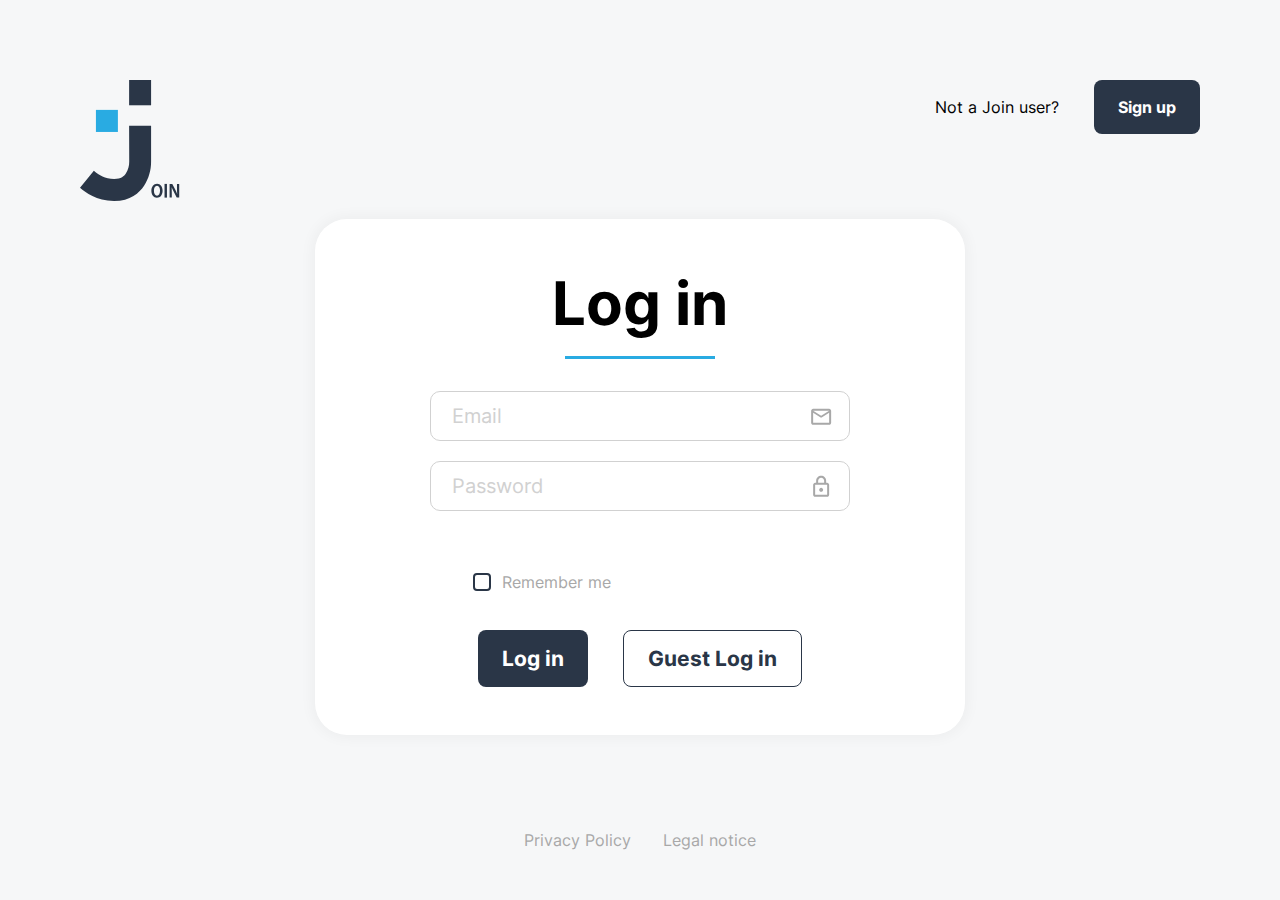
<file: index.html>
<!DOCTYPE html>
<html lang="en">
	<head>
		<meta charset="UTF-8" />
		<meta name="viewport" content="width=device-width, initial-scale=1.0" />
		<title>Join - Log in</title>
		<link rel="stylesheet" href="./styles/landing.css" />
		<link rel="shortcut icon" href="assets/favicon.svg" />
	</head>
	<body onload="startAnimation()">
		<div id="toastContainer" class="toast-container">
			<div id="toastMessage" class="toast-message"></div>
		</div>

		<div class="container">
			<div id="backdrop"></div>
			<div id="logo"></div>

			<header>
				<div class="right hidden-on-mobile">
					<div class="signup-link">
						<div>Not a Join user?</div>
						<a href="sign_up.html" class="button fw-bold">Sign up</a>
					</div>
				</div>
			</header>
			<main>
				<div class="card">
					<div class="header">
						<h1>Log in</h1>
						<div class="line"></div>
					</div>
					<div class="form">
						<form onsubmit="doLogIn(); return false;">
							<div class="field">
								<div class="input-wrapper">
									<input id="email" class="email" type="email" placeholder="Email" required />
									<div class="input-icon">
										<img src="assets/icons/mail.svg" />
									</div>
								</div>
							</div>
							<div class="field">
								<div class="input-wrapper">
									<input id="password" class="password" type="password" placeholder="Password" required onkeyup="checkPasswordVisibility(this)" />
									<span class="input-icon has-action">
										<img src="assets/icons/lock.svg" onclick="togglePasswordVisibility(this)" />
									</span>
								</div>
								<p class="error-message">Oops! Wrong password. Please try again.</p>
							</div>
							<div class="field">
								<div class="checkbox-wrapper remember">
									<label class="checkbox" for="remember">
										<input id="remember" class="remember" type="checkbox" />
										<div class="checkbox-icon"></div>
										<div class="checkbox-label">Remember me</div>
									</label>
								</div>
							</div>

							<div class="buttons">
								<button id="logInButton" class="button">Log in</button>
								<button class="button outline" onclick="logInAsGuest(); return false;">Guest Log in</button>
							</div>
						</form>
					</div>
				</div>
			</main>

			<div class="signup-link hidden-on-desktop">
				<div>Not a Join user?</div>
				<a href="sign_up.html" class="button fw-bold">Sign up</a>
			</div>

			<footer>
				<a href="privacy_policy.html">Privacy Policy</a>
				<a href="legal_notice.html">Legal notice</a>
			</footer>
		</div>

		<script src="scripts/storage.js"></script>
		<script src="scripts/users_remote.js"></script>
		<script src="scripts/index.js"></script>
		<script src="scripts/script.js"></script>
	</body>
</html>
</file>
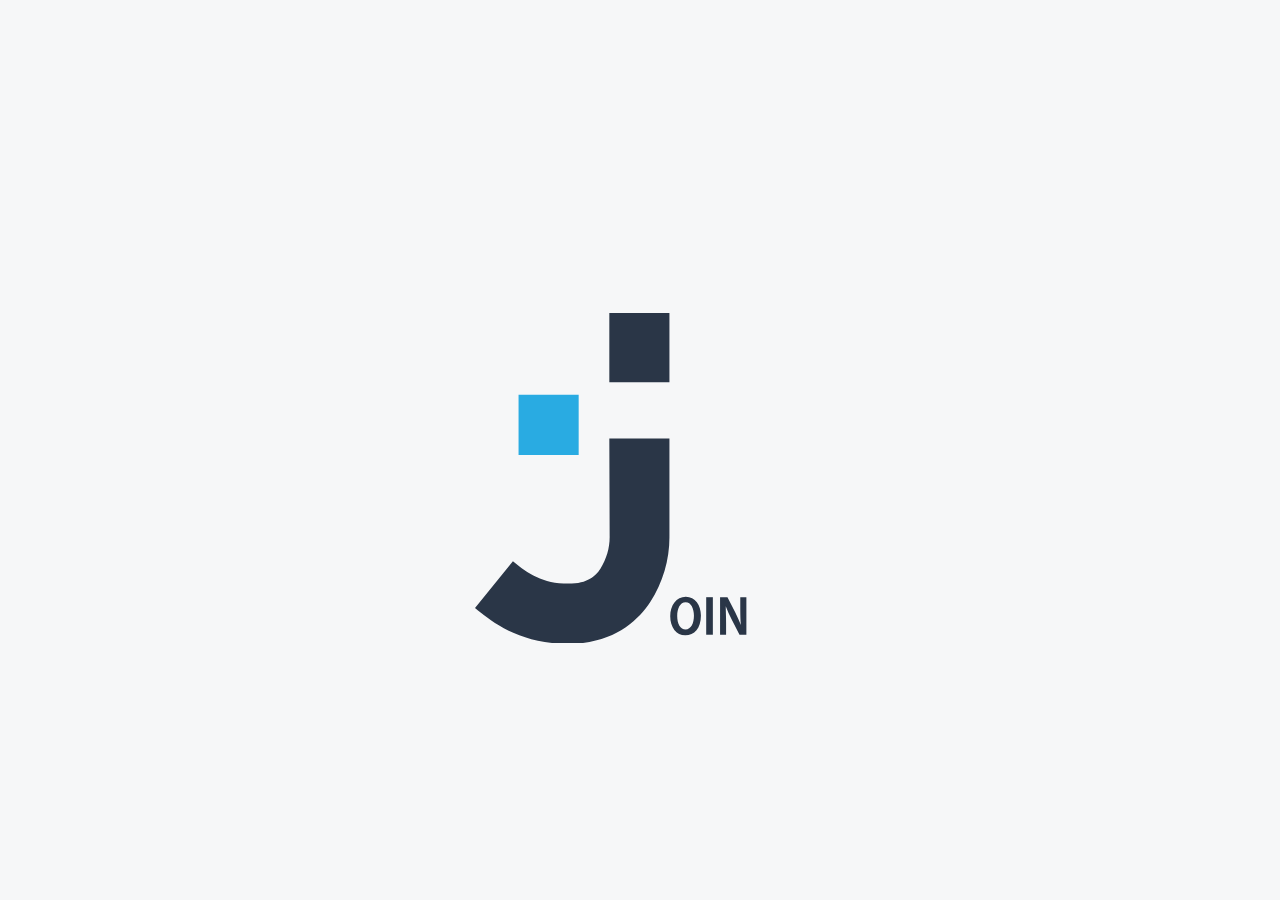
<file: board.html>
<!DOCTYPE html>
<html lang="en">
  <head>
    <meta charset="UTF-8" />
    <meta name="viewport" content="width=device-width, initial-scale=1.0" />
    <title>Join - Board</title>
    <link rel="stylesheet" href="./styles/board.css" />
    <link rel="shortcut icon" href="./assets/favicon.svg" />
  </head>
  <body onload="initBoard();">
    <div id="toastContainer" class="toast-container">
      <div id="toastMessage" class="toast-message"></div>
    </div>

    <header w3-include-html="templates/header.html"></header>
    <aside w3-include-html="templates/menu.html"></aside>

    <div id="backdrop" class="backdrop">
      <!-- Add Task Dialog -->
      <div id="add-task-dialog" class="dialog">
        <div class="dialog-wrapper">
          <div class="dialog-header">
            <div class="dialog-close" data-dialog-close-button onclick="closeDialog(event, true)">
              <img src="assets/icons/close.svg" />
            </div>
          </div>
          <div
            id="add-task-dialog-body"
            class="dialog-body"
            w3-include-html="templates/add_task.html"
          ></div>
        </div>
      </div>

      <!-- Show/Edit Task Dialog -->
      <div id="task-dialog" class="dialog">
        <!-- Show Task -->
        <div id="task-show-dialog" class="dialog-wrapper task-show-dialog">
          <div class="dialog-header">
            <div id="dialog-show-category-container" class="dialog-category-container">
              <span id="dialog-show-category"></span>
            </div>
            <div class="dialog-close" data-dialog-close-button onclick="closeDialog(event, true)">
              <img src="assets/icons/close.svg" />
            </div>
          </div>

          <div class="dialog-body">
            <div class="dialog-title" id="dialog-show-title"></div>
            <div class="dialog-description" id="dialog-show-description"></div>
            <div class="dialog-due-date">
              <div class="label">Due Date:</div>
              <div id="dialog-show-due-date"></div>
            </div>

            <div class="dialog-priority">
              <div class="label">Priority:</div>
              <div id="dialog-show-priority"></div>
            </div>

            <div class="dialog-assigned-to">
              <div class="label">Assigned to:</div>
              <div id="dialog-assigned-to-container" class="dialog-assigned-to-container"></div>
            </div>

            <div class="dialog-subtasks">
              <div class="label">Subtasks:</div>
              <div id="dialog-subtasks-container" class="dialog-subtasks-container"></div>
            </div>
          </div>

          <div class="dialog-footer">
            <div class="dialog-header-edit-options">
              <span class="option-icon" id="dialog-header-delete-task" onclick="deleteTask()">
                <div class="svg-wrap">
                  <svg
                    width="16"
                    height="18"
                    viewBox="0 0 16 18"
                    fill="none"
                    xmlns="http://www.w3.org/2000/svg"
                  >
                    <path
                      d="M3 18C2.45 18 1.97917 17.8042 1.5875 17.4125C1.19583 17.0208 1 16.55 1 16V3C0.716667 3 0.479167 2.90417 0.2875 2.7125C0.0958333 2.52083 0 2.28333 0 2C0 1.71667 0.0958333 1.47917 0.2875 1.2875C0.479167 1.09583 0.716667 1 1 1H5C5 0.716667 5.09583 0.479167 5.2875 0.2875C5.47917 0.0958333 5.71667 0 6 0H10C10.2833 0 10.5208 0.0958333 10.7125 0.2875C10.9042 0.479167 11 0.716667 11 1H15C15.2833 1 15.5208 1.09583 15.7125 1.2875C15.9042 1.47917 16 1.71667 16 2C16 2.28333 15.9042 2.52083 15.7125 2.7125C15.5208 2.90417 15.2833 3 15 3V16C15 16.55 14.8042 17.0208 14.4125 17.4125C14.0208 17.8042 13.55 18 13 18H3ZM3 3V16H13V3H3ZM5 13C5 13.2833 5.09583 13.5208 5.2875 13.7125C5.47917 13.9042 5.71667 14 6 14C6.28333 14 6.52083 13.9042 6.7125 13.7125C6.90417 13.5208 7 13.2833 7 13V6C7 5.71667 6.90417 5.47917 6.7125 5.2875C6.52083 5.09583 6.28333 5 6 5C5.71667 5 5.47917 5.09583 5.2875 5.2875C5.09583 5.47917 5 5.71667 5 6V13ZM9 13C9 13.2833 9.09583 13.5208 9.2875 13.7125C9.47917 13.9042 9.71667 14 10 14C10.2833 14 10.5208 13.9042 10.7125 13.7125C10.9042 13.5208 11 13.2833 11 13V6C11 5.71667 10.9042 5.47917 10.7125 5.2875C10.5208 5.09583 10.2833 5 10 5C9.71667 5 9.47917 5.09583 9.2875 5.2875C9.09583 5.47917 9 5.71667 9 6V13Z"
                      fill="#2A3647"
                    ></path>
                  </svg>
                </div>
                Delete
              </span>
              <span class="option-icon" id="dialog-header-edit-task" onclick="editTask()">
                <div class="svg-wrap">
                  <svg
                    width="19"
                    height="19"
                    viewBox="0 0 19 19"
                    fill="none"
                    xmlns="http://www.w3.org/2000/svg"
                  >
                    <path
                      d="M2 17H3.4L12.025 8.375L10.625 6.975L2 15.6V17ZM16.3 6.925L12.05 2.725L13.45 1.325C13.8333 0.941667 14.3042 0.75 14.8625 0.75C15.4208 0.75 15.8917 0.941667 16.275 1.325L17.675 2.725C18.0583 3.10833 18.2583 3.57083 18.275 4.1125C18.2917 4.65417 18.1083 5.11667 17.725 5.5L16.3 6.925ZM14.85 8.4L4.25 19H0V14.75L10.6 4.15L14.85 8.4Z"
                      fill="#2A3647"
                    ></path>
                  </svg>
                </div>
                Edit
              </span>
            </div>
          </div>
        </div>

        <!-- Edit Task -->
        <div id="task-edit-dialog" class="dialog-wrapper d-none">
          <div class="dialog-header">
            <div class="dialog-close" data-dialog-close-button onclick="closeDialog(event, true)">
              <img src="assets/icons/close.svg" />
            </div>
          </div>
          <div class="dialog-body">
            <form onsubmit="saveEditTask(); return false;" class="add-task-all-content">
              <div class="add-task-container">
                <div class="add-task-left-side">
                  <div class="add-task-title">
                    <label for="add-task-title-input"
                      >Title<span class="add-task-star">*</span></label
                    >
                    <input
                      required
                      id="add-task-title-input-edit"
                      class="add-task-title-input"
                      type="text"
                      autocomplete="off"
                      placeholder="Enter a title"
                    />
                  </div>

                  <div class="add-task-description">
                    <label for="add-task-textarea"
                      >Description<span class="add-task-star">*</span></label
                    >
                    <textarea
                      required
                      id="add-task-textarea-edit"
                      class="add-task-textarea"
                      placeholder="Enter a description"
                    ></textarea>
                  </div>

                  <div class="add-task-assigned-to">
                    <div class="checkbox-dropdown">
                      <div class="search">
                        <label for="find-person">Assigned to</label>
                        <input
                          type="text"
                          name="find-person"
                          id="find-person"
                          autocomplete="off"
                          placeholder="Select contacts to assign"
                          onkeyup="addTaskAssignedToSearch()"
                        />
                      </div>
                      <ul id="add-task-contact-edit"></ul>
                    </div>
                  </div>
                  <div id="add-task-assigned-avatar-edit" class="add-task-assigned-avatar"></div>
                </div>

                <div class="add-task-right-left-between"></div>

                <div class="add-task-right-side">
                  <div class="add-task-due-date">
                    <label for="date">Due date<span class="add-task-star">*</span></label>
                    <input
                      required
                      type="date"
                      class="add-task-due-date-input"
                      id="date-edit"
                      name="date"
                      onclick="editTaskMinimumDate()"
                    />
                  </div>

                  <div class="add-task-urgent-medium-low-container">
                    <div>Prio</div>

                    <div
                      id="edit-task-urgent-medium-low-buttons"
                      class="add-task-urgent-medium-low-buttons"
                    >
                      <button
                        id="add-task-urgent"
                        class="add-task-urgent"
                        name="prio"
                        onclick="editTaskDialogPriority('urgent', 'edit-task-urgent-medium-low-buttons', event)"
                        data-priority="urgent"
                      >
                        <div class="add-task-important">
                          <div class="add-task-important-name">Urgent</div>
                          <img id="prio-urgent" src="./assets/icons/priority=urgent.svg" />
                        </div>
                      </button>
                      <button
                        id="add-task-medium"
                        class="add-task-medium"
                        onclick="editTaskDialogPriority('medium', 'edit-task-urgent-medium-low-buttons', event)"
                        data-priority="medium"
                      >
                        <div class="add-task-important">
                          <div class="add-task-important-name">Medium</div>
                          <img id="prio-medium" src="./assets/icons/priority=medium_white.svg" />
                        </div>
                      </button>
                      <button
                        id="add-task-low"
                        class="add-task-low"
                        onclick="editTaskDialogPriority('low', 'edit-task-urgent-medium-low-buttons', event)"
                        data-priority="low"
                      >
                        <div class="add-task-important">
                          <div class="add-task-important-name">Low</div>
                          <img id="prio-low" src="./assets/icons/priority=low.svg" />
                        </div>
                      </button>
                    </div>
                  </div>

                  <div class="add-task-category">
                    <div class="checkbox-dropdown">
                      <div class="search">
                        <label for="add-task-category"
                          >Category<span class="add-task-star">*</span></label
                        >
                        <input
                          required
                          type="text"
                          id="add-task-category-edit"
                          autocomplete="off"
                          placeholder="Select task category"
                        />
                      </div>
                      <ul>
                        <li>
                          <label for="technical-task-edit"
                            >Technical Task<input
                              class="add-task-radio"
                              type="radio"
                              name="category"
                              id="technical-task-edit"
                              value="Technical Task"
                              onclick="editTaskChoseCategory(this.value)"
                          /></label>
                        </li>
                        <li>
                          <label for="user-story-edit"
                            >User Story<input
                              class="add-task-radio"
                              type="radio"
                              name="category"
                              id="user-story-edit"
                              value="User Story"
                              onclick="editTaskChoseCategory(this.value)"
                          /></label>
                        </li>
                      </ul>
                    </div>
                  </div>

                  <div class="add-task-subtasks">
                    <div class="add-task-subtasks-input-container">
                      <label for="add-task-subtasks-input">Subtasks</label>
                      <input
                        id="add-task-subtasks-input-edit"
                        name="add-task-subtasks-input"
                        class="add-task-subtasks-input"
                        type="text"
                        placeholder="Add new subtask"
                        autocomplete="off"
                        onclick="editTaskSubtasksClicked()"
                        onkeypress="editAddTaskSubtasks(event)"
                      />

                      <div
                        id="add-task-subtasks-icon-plus-edit"
                        class="add-task-subtasks-icon-plus"
                      >
                        <button onclick="editSubtasksPlus(event)" id="add-task-subtasks-input-plus">
                          <img
                            class="add-task-subtasks-input-plus"
                            src="./assets/icons/plus.svg"
                            alt=""
                          />
                        </button>
                      </div>

                      <div
                        id="add-task-subtasks-icon-plus-check-edit"
                        class="add-task-subtasks-icon-plus-check d-none"
                      >
                        <button
                          id="add-task-subtasks-input-clear"
                          onclick="editClearSubtasks(event)"
                        >
                          <img src="./assets/icons/close.svg" />
                        </button>
                        <div class="add-tasks-border"></div>
                        <button onclick="editAddTaskSubtasks(event)">
                          <svg
                            class="add-task-subtasks-input-check"
                            width="14"
                            height="14"
                            viewBox="0 0 38 30"
                            fill="none"
                            xmlns="http://www.w3.org/2000/svg"
                          >
                            <path
                              d="M4.02832 15.0001L15.2571 26.0662L33.9717 3.93408"
                              stroke="black"
                              stroke-width="7"
                              stroke-linecap="round"
                              stroke-linejoin="round"
                            />
                          </svg>
                        </button>
                      </div>
                    </div>
                  </div>
                  <div id="add-task-subtasks-choosen" class="add-task-subtasks-choosen">
                    <ul id="add-task-subtasks-list-edit" class="add-task-subtasks-list"></ul>
                  </div>
                </div>
              </div>
              <div class="add-task-bottom">
                <div><span class="add-task-star">*</span> This field is required</div>
                <div>
                  <button
                    class="add-task-bottom-clear-button"
                    onclick="addTaskClearFormular(event)"
                  >
                    <div class="add-task-bottom-clear">
                      Clear
                      <img class="close-no-hover" src="./assets/icons/close.svg" />
                      <img class="close-hover" src="./assets/icons/close_hover.svg" />
                    </div>
                  </button>

                  <button class="add-task-bottom-create-button">
                    <div class="add-task-bottom-create-task">
                      OK
                      <img
                        class="add-task-create-task"
                        src="./assets/icons/check.svg"
                        alt="check"
                      />
                    </div>
                  </button>
                </div>
              </div>
            </form>
          </div>
        </div>
      </div>
    </div>

    <div class="container board">
      <div class="header">
        <div class="left">
          <h1>Board</h1>
          <a href="add_task.html" class="button big hidden-on-desktop">
            <img src="assets/icons/add.svg" alt="Add task" />
          </a>
        </div>

        <div class="actions">
          <div class="search">
            <div class="input-wrapper">
              <input
                type="search"
                placeholder="start typing to search..."
                onkeyup="searchTasks(this)"
                onchange="searchTasks(this)"
                results="5"
              />
              <div class="input-icon border">
                <svg
                  width="32"
                  height="32"
                  viewBox="0 0 32 32"
                  fill="none"
                  xmlns="http://www.w3.org/2000/svg"
                >
                  <rect class="circle" fill="transparent" width="32" height="32" rx="16" />
                  <path
                    class="icon"
                    fill="#2A3647"
                    d="M13.7118 20.2137C11.8946 20.2137 10.3567 19.5843 9.098 18.3256C7.83931 17.0669 7.20996 15.529 7.20996 13.7118C7.20996 11.8946 7.83931 10.3567 9.098 9.098C10.3567 7.83931 11.8946 7.20996 13.7118 7.20996C15.529 7.20996 17.0669 7.83931 18.3256 9.098C19.5843 10.3567 20.2137 11.8946 20.2137 13.7118C20.2137 14.4454 20.097 15.1372 19.8636 15.7874C19.6302 16.4376 19.3134 17.0127 18.9133 17.5129L24.5149 23.1145C24.6983 23.2979 24.79 23.5313 24.79 23.8147C24.79 24.0981 24.6983 24.3315 24.5149 24.5149C24.3315 24.6983 24.0981 24.79 23.8147 24.79C23.5313 24.79 23.2979 24.6983 23.1145 24.5149L17.5129 18.9133C17.0127 19.3134 16.4376 19.6302 15.7874 19.8636C15.1372 20.097 14.4454 20.2137 13.7118 20.2137ZM13.7118 18.2131C14.9622 18.2131 16.025 17.7755 16.9002 16.9002C17.7755 16.025 18.2131 14.9622 18.2131 13.7118C18.2131 12.4615 17.7755 11.3987 16.9002 10.5234C16.025 9.64815 14.9622 9.21053 13.7118 9.21053C12.4615 9.21053 11.3987 9.64815 10.5234 10.5234C9.64815 11.3987 9.21053 12.4615 9.21053 13.7118C9.21053 14.9622 9.64815 16.025 10.5234 16.9002C11.3987 17.7755 12.4615 18.2131 13.7118 18.2131Z"
                  />
                </svg>
              </div>
            </div>
            <p class="error-message">Sorry, we couldn't find any results.</p>
          </div>
          <button class="button big hidden-on-mobile" onclick="openDialog('add-task-dialog')">
            Add task <img src="assets/icons/add.svg" alt="Add task" />
          </button>
        </div>
      </div>

      <div id="board" class="board">
        <div class="col">
          <div class="col-title">
            <h2>To do</h2>
            <div
              class="add-task hidden-on-mobile"
              onclick="openAddTaskDialog('add-task-dialog', 'to-do')"
            >
              <svg
                width="24"
                height="25"
                viewBox="0 0 24 25"
                fill="none"
                xmlns="http://www.w3.org/2000/svg"
              >
                <rect
                  x="1"
                  y="1.5"
                  width="22"
                  height="22"
                  rx="7"
                  stroke="#2A3647"
                  stroke-width="2"
                />
                <path d="M12 8.5V16.5" stroke="#2A3647" stroke-width="2" stroke-linecap="round" />
                <path
                  d="M16 12.5754L8 12.5754"
                  stroke="#2A3647"
                  stroke-width="2"
                  stroke-linecap="round"
                />
              </svg>
            </div>
            <div
              class="add-task hidden-on-desktop"
              onclick="window.location.href ='add_task.html?category=to-do'"
            >
              <svg
                width="24"
                height="25"
                viewBox="0 0 24 25"
                fill="none"
                xmlns="http://www.w3.org/2000/svg"
              >
                <rect
                  x="1"
                  y="1.5"
                  width="22"
                  height="22"
                  rx="7"
                  stroke="#2A3647"
                  stroke-width="2"
                />
                <path d="M12 8.5V16.5" stroke="#2A3647" stroke-width="2" stroke-linecap="round" />
                <path
                  d="M16 12.5754L8 12.5754"
                  stroke="#2A3647"
                  stroke-width="2"
                  stroke-linecap="round"
                />
              </svg>
            </div>
          </div>
          <div
            id="tasks-to-do"
            class="tasks"
            data-category="to-do"
            ondragover="showDropZone(event, this)"
            ondragleave="hideDropZone(event, this)"
            ondrop="changeTaskCategory(event)"
          ></div>
        </div>

        <div class="col">
          <div class="col-title">
            <h2>In progress</h2>
            <div
              class="add-task hidden-on-mobile"
              onclick="openAddTaskDialog('add-task-dialog', 'in-progress')"
            >
              <svg
                width="24"
                height="25"
                viewBox="0 0 24 25"
                fill="none"
                xmlns="http://www.w3.org/2000/svg"
              >
                <rect
                  x="1"
                  y="1.5"
                  width="22"
                  height="22"
                  rx="7"
                  stroke="#2A3647"
                  stroke-width="2"
                />
                <path d="M12 8.5V16.5" stroke="#2A3647" stroke-width="2" stroke-linecap="round" />
                <path
                  d="M16 12.5754L8 12.5754"
                  stroke="#2A3647"
                  stroke-width="2"
                  stroke-linecap="round"
                />
              </svg>
            </div>
            <div
              class="add-task hidden-on-desktop"
              onclick="window.location.href ='add_task.html?category=in-progress'"
            >
              <svg
                width="24"
                height="25"
                viewBox="0 0 24 25"
                fill="none"
                xmlns="http://www.w3.org/2000/svg"
              >
                <rect
                  x="1"
                  y="1.5"
                  width="22"
                  height="22"
                  rx="7"
                  stroke="#2A3647"
                  stroke-width="2"
                />
                <path d="M12 8.5V16.5" stroke="#2A3647" stroke-width="2" stroke-linecap="round" />
                <path
                  d="M16 12.5754L8 12.5754"
                  stroke="#2A3647"
                  stroke-width="2"
                  stroke-linecap="round"
                />
              </svg>
            </div>
          </div>
          <div
            id="tasks-in-progress"
            class="tasks"
            data-category="in-progress"
            ondragover="showDropZone(event, this)"
            ondragleave="hideDropZone(event, this)"
            ondrop="changeTaskCategory(event)"
          ></div>
        </div>

        <div class="col">
          <div class="col-title">
            <h2>Await feedback</h2>
            <div
              class="add-task hidden-on-mobile"
              onclick="openAddTaskDialog('add-task-dialog', 'await-feedback')"
            >
              <svg
                width="24"
                height="25"
                viewBox="0 0 24 25"
                fill="none"
                xmlns="http://www.w3.org/2000/svg"
              >
                <rect
                  x="1"
                  y="1.5"
                  width="22"
                  height="22"
                  rx="7"
                  stroke="#2A3647"
                  stroke-width="2"
                />
                <path d="M12 8.5V16.5" stroke="#2A3647" stroke-width="2" stroke-linecap="round" />
                <path
                  d="M16 12.5754L8 12.5754"
                  stroke="#2A3647"
                  stroke-width="2"
                  stroke-linecap="round"
                />
              </svg>
            </div>
            <div
              class="add-task hidden-on-desktop"
              onclick="window.location.href ='add_task.html?category=await-feedback'"
            >
              <svg
                width="24"
                height="25"
                viewBox="0 0 24 25"
                fill="none"
                xmlns="http://www.w3.org/2000/svg"
              >
                <rect
                  x="1"
                  y="1.5"
                  width="22"
                  height="22"
                  rx="7"
                  stroke="#2A3647"
                  stroke-width="2"
                />
                <path d="M12 8.5V16.5" stroke="#2A3647" stroke-width="2" stroke-linecap="round" />
                <path
                  d="M16 12.5754L8 12.5754"
                  stroke="#2A3647"
                  stroke-width="2"
                  stroke-linecap="round"
                />
              </svg>
            </div>
          </div>
          <div
            id="tasks-await-feedback"
            class="tasks"
            data-category="await-feedback"
            ondragover="showDropZone(event, this)"
            ondragleave="hideDropZone(event, this)"
            ondrop="changeTaskCategory(event)"
          ></div>
        </div>

        <div class="col">
          <div class="col-title">
            <h2>Done</h2>
          </div>
          <div
            id="tasks-done"
            class="tasks"
            data-category="done"
            ondragover="showDropZone(event, this)"
            ondragleave="hideDropZone(event, this)"
            ondrop="changeTaskCategory(event)"
          ></div>
        </div>
      </div>
    </div>

    <script src="scripts/storage.js"></script>
    <script src="scripts/users_remote.js"></script>
    <script src="scripts/tasks_remote.js"></script>
    <script src="scripts/add_task.js"></script>
    <script src="scripts/add_task_support.js"></script>
    <script src="scripts/edit_task.js"></script>
    <script src="scripts/edit_task_support.js"></script>
    <script src="scripts/contacts.js"></script>
    <script src="scripts/contacts_remote.js"></script>
    <script src="scripts/board.js"></script>
    <script src="scripts/board_templates.js"></script>
    <script src="scripts/script.js"></script>
  </body>
</html>
</file>
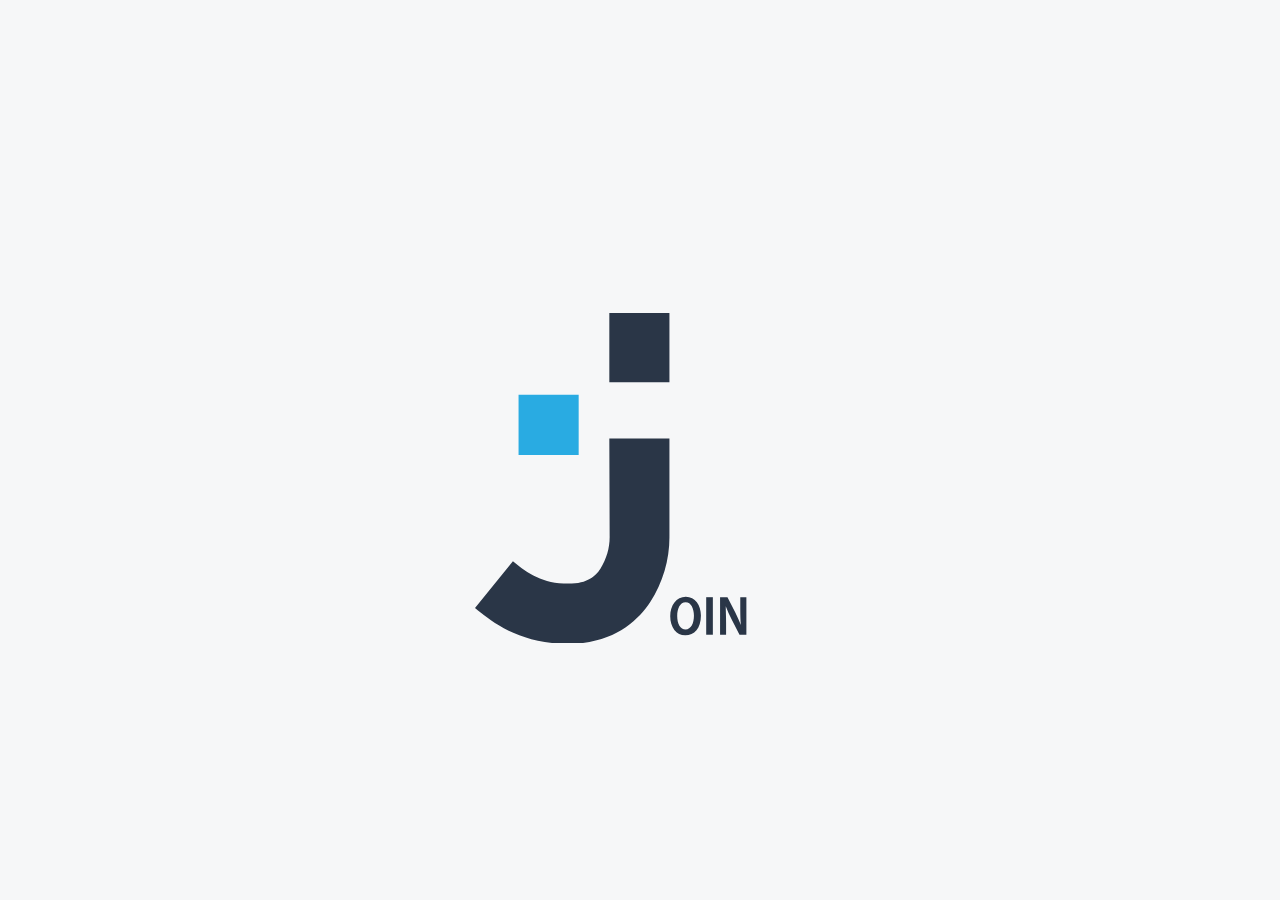
<file: contacts.html>
<!DOCTYPE html>
<html lang="en">
	<head>
		<meta charset="UTF-8" />
		<meta name="viewport" content="width=device-width, initial-scale=1.0" />
		<title>Join - Contacts</title>
		<link rel="stylesheet" href="./styles/contacts.css" />
		<link rel="shortcut icon" href="assets/favicon.svg" />
	</head>

	<body onload="contactInit()" id="body">
		<header w3-include-html="templates/header.html"></header>
		<aside w3-include-html="templates/menu.html"></aside>

		<div id="toastContainer" class="toast-container">
			<div id="toastMessage" class="toast-message"></div>
		</div>

		<div class="create-new-contact-bg d-none" onclick="closeCreateContact()" id="new-contact-bg">
			<div class="create-new-contact-wrapper d-none" id="new-contact-form">
				<div class="new-contact-hero" onclick="doNotClose(event)">
					<div class="close-btn-wrap-mobile d-none">
						<svg width="14" height="14" viewBox="0 0 14 14" fill="none" xmlns="http://www.w3.org/2000/svg" class="pointer" onclick="closeCreateContact()">
							<path
								d="M7.00005 8.40005L2.10005 13.3C1.91672 13.4834 1.68338 13.575 1.40005 13.575C1.11672 13.575 0.883382 13.4834 0.700049 13.3C0.516715 13.1167 0.425049 12.8834 0.425049 12.6C0.425049 12.3167 0.516715 12.0834 0.700049 11.9L5.60005 7.00005L0.700049 2.10005C0.516715 1.91672 0.425049 1.68338 0.425049 1.40005C0.425049 1.11672 0.516715 0.883382 0.700049 0.700049C0.883382 0.516715 1.11672 0.425049 1.40005 0.425049C1.68338 0.425049 1.91672 0.516715 2.10005 0.700049L7.00005 5.60005L11.9 0.700049C12.0834 0.516715 12.3167 0.425049 12.6 0.425049C12.8834 0.425049 13.1167 0.516715 13.3 0.700049C13.4834 0.883382 13.575 1.11672 13.575 1.40005C13.575 1.68338 13.4834 1.91672 13.3 2.10005L8.40005 7.00005L13.3 11.9C13.4834 12.0834 13.575 12.3167 13.575 12.6C13.575 12.8834 13.4834 13.1167 13.3 13.3C13.1167 13.4834 12.8834 13.575 12.6 13.575C12.3167 13.575 12.0834 13.4834 11.9 13.3L7.00005 8.40005Z"
								fill="white"
							/>
						</svg>
					</div>
					<img class="hero-logo hidden-on-mobile" src="./assets/img/logo.svg" alt="" />
					<div class="new-contect-hero-text">
						<h1 class="hero-header">Add contact</h1>
						<h3 class="hero-subheader">Tasks are better with a team!</h3>
						<div class="hero-horizontal-line">
							<svg width="94" height="3" viewBox="0 0 94 3" fill="none" xmlns="http://www.w3.org/2000/svg">
								<path d="M92 1.5L2 1.5" stroke="#29ABE2" stroke-width="3" stroke-linecap="round" />
							</svg>
						</div>
					</div>
				</div>
				<div class="new-contact-form-wrapper" onclick="doNotClose(event)">
					<div class="close-btn-wrap">
						<svg onclick="closeCreateContact()" width="14" height="14" viewBox="0 0 14 14" fill="none" xmlns="http://www.w3.org/2000/svg">
							<path
								d="M7.00005 8.40005L2.10005 13.3C1.91672 13.4834 1.68338 13.575 1.40005 13.575C1.11672 13.575 0.883382 13.4834 0.700049 13.3C0.516715 13.1167 0.425049 12.8834 0.425049 12.6C0.425049 12.3167 0.516715 12.0834 0.700049 11.9L5.60005 7.00005L0.700049 2.10005C0.516715 1.91672 0.425049 1.68338 0.425049 1.40005C0.425049 1.11672 0.516715 0.883382 0.700049 0.700049C0.883382 0.516715 1.11672 0.425049 1.40005 0.425049C1.68338 0.425049 1.91672 0.516715 2.10005 0.700049L7.00005 5.60005L11.9 0.700049C12.0834 0.516715 12.3167 0.425049 12.6 0.425049C12.8834 0.425049 13.1167 0.516715 13.3 0.700049C13.4834 0.883382 13.575 1.11672 13.575 1.40005C13.575 1.68338 13.4834 1.91672 13.3 2.10005L8.40005 7.00005L13.3 11.9C13.4834 12.0834 13.575 12.3167 13.575 12.6C13.575 12.8834 13.4834 13.1167 13.3 13.3C13.1167 13.4834 12.8834 13.575 12.6 13.575C12.3167 13.575 12.0834 13.4834 11.9 13.3L7.00005 8.40005Z"
								fill="#2A3647"
							/>
						</svg>
					</div>
					<div class="new-contact-form">
						<div class="new-contact-form-img-wrap">
							<svg width="25" height="25" viewBox="0 0 25 25" fill="none" xmlns="http://www.w3.org/2000/svg">
								<mask id="mask0_69960_5287" style="mask-type: alpha" maskUnits="userSpaceOnUse" x="0" y="0" width="25" height="25">
									<rect x="0.144531" y="0.80835" width="24" height="24" fill="#D9D9D9" />
								</mask>
								<g mask="url(#mask0_69960_5287)">
									<path
										d="M12.1445 12.8083C11.0445 12.8083 10.1029 12.4167 9.31953 11.6333C8.5362 10.85 8.14453 9.90835 8.14453 8.80835C8.14453 7.70835 8.5362 6.76668 9.31953 5.98335C10.1029 5.20002 11.0445 4.80835 12.1445 4.80835C13.2445 4.80835 14.1862 5.20002 14.9695 5.98335C15.7529 6.76668 16.1445 7.70835 16.1445 8.80835C16.1445 9.90835 15.7529 10.85 14.9695 11.6333C14.1862 12.4167 13.2445 12.8083 12.1445 12.8083ZM18.1445 20.8083H6.14453C5.59453 20.8083 5.1237 20.6125 4.73203 20.2208C4.34036 19.8292 4.14453 19.3583 4.14453 18.8083V18.0083C4.14453 17.4417 4.29036 16.9208 4.58203 16.4458C4.8737 15.9708 5.2612 15.6083 5.74453 15.3583C6.77786 14.8417 7.82786 14.4542 8.89453 14.1958C9.9612 13.9375 11.0445 13.8083 12.1445 13.8083C13.2445 13.8083 14.3279 13.9375 15.3945 14.1958C16.4612 14.4542 17.5112 14.8417 18.5445 15.3583C19.0279 15.6083 19.4154 15.9708 19.707 16.4458C19.9987 16.9208 20.1445 17.4417 20.1445 18.0083V18.8083C20.1445 19.3583 19.9487 19.8292 19.557 20.2208C19.1654 20.6125 18.6945 20.8083 18.1445 20.8083ZM6.14453 18.8083H18.1445V18.0083C18.1445 17.825 18.0987 17.6583 18.007 17.5083C17.9154 17.3583 17.7945 17.2417 17.6445 17.1583C16.7445 16.7084 15.8362 16.3709 14.9195 16.1459C14.0029 15.9208 13.0779 15.8083 12.1445 15.8083C11.2112 15.8083 10.2862 15.9208 9.36953 16.1459C8.45286 16.3709 7.54453 16.7084 6.64453 17.1583C6.49453 17.2417 6.3737 17.3583 6.28203 17.5083C6.19036 17.6583 6.14453 17.825 6.14453 18.0083V18.8083ZM12.1445 10.8083C12.6945 10.8083 13.1654 10.6125 13.557 10.2208C13.9487 9.82918 14.1445 9.35835 14.1445 8.80835C14.1445 8.25835 13.9487 7.78752 13.557 7.39585C13.1654 7.00418 12.6945 6.80835 12.1445 6.80835C11.5945 6.80835 11.1237 7.00418 10.732 7.39585C10.3404 7.78752 10.1445 8.25835 10.1445 8.80835C10.1445 9.35835 10.3404 9.82918 10.732 10.2208C11.1237 10.6125 11.5945 10.8083 12.1445 10.8083Z"
										fill="#A8A8A8"
									/>
								</g>
							</svg>
						</div>
						<div class="form-wrapper">
							<form onsubmit="addContact(); return false">
								<input type="text" class="name-input" placeholder="Name" required id="contact-name" minlength="4" />
								<input type="email" class="email-input" placeholder="Email" id="contact-email" />
								<input type="tel" class="phone-input" placeholder="Phone" id="contact-phone" pattern="[0-9+\s]{6,20}" oninvalid="this.setCustomValidity('Enter valid phone number e.g. +49 123 34533323. Minimum 6 digits, maximum 20 digits')" oninput="this.setCustomValidity('')" />
								<div class="new-contact-buttons-wrap">
									<button class="button cancel outline hidden-on-mobile" onclick="closeCreateContact(); return false">
										Cancel
										<svg width="14" height="13" viewBox="0 0 14 13" fill="none" xmlns="http://www.w3.org/2000/svg">
											<path d="M7.001 6.50008L12.244 11.7431M1.758 11.7431L7.001 6.50008L1.758 11.7431ZM12.244 1.25708L7 6.50008L12.244 1.25708ZM7 6.50008L1.758 1.25708L7 6.50008Z" stroke="#2A3647" stroke-width="2" stroke-linecap="round" stroke-linejoin="round" />
										</svg>
									</button>
									<button type="submit" class="button check" id="create-contact-btn">
										Create contact
										<svg width="29" height="22" viewBox="0 0 38 30" fill="none" xmlns="http://www.w3.org/2000/svg">
											<path d="M4.02832 15.0001L15.2571 26.0662L33.9717 3.93408" stroke="white" stroke-width="7" stroke-linecap="round" stroke-linejoin="round" />
										</svg>
									</button>
								</div>
							</form>
						</div>
					</div>
					<div class="space-container"></div>
				</div>
			</div>
		</div>

		<div class="edit-contact-bg d-none" onclick="closeEditContact()" id="edit-contact-bg">
			<div class="edit-contact-wrapper d-none" id="edit-contact-form"></div>
		</div>

		<div class="delete-confirmation-dialog-bg d-none" id="delete-confirmation-bg">
			<div class="delete-confirmation-wrapper d-none" id="delete-confirmation"></div>
		</div>

		<div class="container contacts">
			<div class="contacts-sidebar-wrapper" id="contacts-sidebar-wrapper">
				<button class="button mobile-button d-none" onclick="showCreateContact()">
					<svg width="31" height="22" viewBox="0 0 31 22" fill="none" xmlns="http://www.w3.org/2000/svg">
						<path
							d="M24.8294 13.1667C24.5134 13.1667 24.2499 13.0602 24.0388 12.8473C23.8277 12.6343 23.7222 12.3704 23.7222 12.0556V8.94448H20.611C20.2962 8.94448 20.0323 8.83763 19.8194 8.62392C19.6064 8.4102 19.4999 8.14539 19.4999 7.82948C19.4999 7.51357 19.6064 7.25006 19.8194 7.03895C20.0323 6.82784 20.2962 6.72228 20.611 6.72228H23.7222V3.61115C23.7222 3.29635 23.829 3.03246 24.0427 2.81948C24.2564 2.60653 24.5212 2.50005 24.8372 2.50005C25.1531 2.50005 25.4166 2.60653 25.6277 2.81948C25.8388 3.03246 25.9444 3.29635 25.9444 3.61115V6.72228H29.0555C29.3703 6.72228 29.6342 6.82914 29.8472 7.04285C30.0601 7.25656 30.1666 7.52137 30.1666 7.83728C30.1666 8.15319 30.0601 8.41671 29.8472 8.62782C29.6342 8.83893 29.3703 8.94448 29.0555 8.94448H25.9444V12.0556C25.9444 12.3704 25.8375 12.6343 25.6238 12.8473C25.4101 13.0602 25.1453 13.1667 24.8294 13.1667ZM11.4999 10.4778C10.0333 10.4778 8.81473 9.99264 7.84435 9.02228C6.874 8.0519 6.38882 6.83338 6.38882 5.36672C6.38882 3.90005 6.874 2.68154 7.84435 1.71118C8.81473 0.740804 10.0333 0.255615 11.4999 0.255615C12.9666 0.255615 14.1851 0.740804 15.1555 1.71118C16.1258 2.68154 16.611 3.90005 16.611 5.36672C16.611 6.83338 16.1258 8.0519 15.1555 9.02228C14.1851 9.99264 12.9666 10.4778 11.4999 10.4778ZM1.94435 21.1667C1.62955 21.1667 1.36566 21.0602 1.15269 20.8473C0.93973 20.6343 0.833252 20.3704 0.833252 20.0556V17.8334C0.833252 17.063 1.0314 16.3612 1.42769 15.7279C1.824 15.0945 2.3666 14.6186 3.05549 14.3C4.62586 13.5815 6.08022 13.0649 7.41855 12.75C8.75691 12.4352 10.1162 12.2779 11.4963 12.2779C12.8765 12.2779 14.237 12.4352 15.5777 12.75C16.9184 13.0649 18.3666 13.5815 19.9222 14.3C20.611 14.6334 21.1573 15.113 21.561 15.7389C21.9647 16.3649 22.1666 17.063 22.1666 17.8334V20.0556C22.1666 20.3704 22.0601 20.6343 21.8472 20.8473C21.6342 21.0602 21.3703 21.1667 21.0555 21.1667H1.94435ZM3.05545 18.9445H19.9444V17.8334C19.9444 17.5149 19.8648 17.2149 19.7055 16.9334C19.5462 16.6519 19.3073 16.4408 18.9888 16.3C17.5518 15.5963 16.2629 15.1204 15.1222 14.8723C13.9814 14.6241 12.774 14.5 11.4999 14.5C10.2259 14.5 9.01844 14.6278 7.87769 14.8834C6.73695 15.1389 5.44066 15.6112 3.98882 16.3C3.69991 16.4408 3.47212 16.6519 3.30545 16.9334C3.13879 17.2149 3.05545 17.5149 3.05545 17.8334V18.9445ZM11.4999 8.25562C12.3221 8.25562 13.0092 7.97969 13.561 7.42785C14.1129 6.87598 14.3888 6.18894 14.3888 5.36672C14.3888 4.54449 14.1129 3.85746 13.561 3.30562C13.0092 2.75375 12.3221 2.47782 11.4999 2.47782C10.6777 2.47782 9.99066 2.75375 9.43882 3.30562C8.88695 3.85746 8.61102 4.54449 8.61102 5.36672C8.61102 6.18894 8.88695 6.87598 9.43882 7.42785C9.99066 7.97969 10.6777 8.25562 11.4999 8.25562Z"
							fill="white"
						/>
					</svg>
				</button>
				<div class="contacts-sidebar-content">
					<button class="button contact-button" onclick="showCreateContact()">
						Add new contact
						<div class="add-contact-icon">
							<svg width="31" height="22" viewBox="0 0 31 22" fill="none" xmlns="http://www.w3.org/2000/svg">
								<path
									d="M24.8294 13.1667C24.5134 13.1667 24.2499 13.0602 24.0388 12.8473C23.8277 12.6343 23.7222 12.3704 23.7222 12.0556V8.94448H20.611C20.2962 8.94448 20.0323 8.83763 19.8194 8.62392C19.6064 8.4102 19.4999 8.14539 19.4999 7.82948C19.4999 7.51357 19.6064 7.25006 19.8194 7.03895C20.0323 6.82784 20.2962 6.72228 20.611 6.72228H23.7222V3.61115C23.7222 3.29635 23.829 3.03246 24.0427 2.81948C24.2564 2.60653 24.5212 2.50005 24.8372 2.50005C25.1531 2.50005 25.4166 2.60653 25.6277 2.81948C25.8388 3.03246 25.9444 3.29635 25.9444 3.61115V6.72228H29.0555C29.3703 6.72228 29.6342 6.82914 29.8472 7.04285C30.0601 7.25656 30.1666 7.52137 30.1666 7.83728C30.1666 8.15319 30.0601 8.41671 29.8472 8.62782C29.6342 8.83893 29.3703 8.94448 29.0555 8.94448H25.9444V12.0556C25.9444 12.3704 25.8375 12.6343 25.6238 12.8473C25.4101 13.0602 25.1453 13.1667 24.8294 13.1667ZM11.4999 10.4778C10.0333 10.4778 8.81473 9.99264 7.84435 9.02228C6.874 8.0519 6.38882 6.83338 6.38882 5.36672C6.38882 3.90005 6.874 2.68154 7.84435 1.71118C8.81473 0.740804 10.0333 0.255615 11.4999 0.255615C12.9666 0.255615 14.1851 0.740804 15.1555 1.71118C16.1258 2.68154 16.611 3.90005 16.611 5.36672C16.611 6.83338 16.1258 8.0519 15.1555 9.02228C14.1851 9.99264 12.9666 10.4778 11.4999 10.4778ZM1.94435 21.1667C1.62955 21.1667 1.36566 21.0602 1.15269 20.8473C0.93973 20.6343 0.833252 20.3704 0.833252 20.0556V17.8334C0.833252 17.063 1.0314 16.3612 1.42769 15.7279C1.824 15.0945 2.3666 14.6186 3.05549 14.3C4.62586 13.5815 6.08022 13.0649 7.41855 12.75C8.75691 12.4352 10.1162 12.2779 11.4963 12.2779C12.8765 12.2779 14.237 12.4352 15.5777 12.75C16.9184 13.0649 18.3666 13.5815 19.9222 14.3C20.611 14.6334 21.1573 15.113 21.561 15.7389C21.9647 16.3649 22.1666 17.063 22.1666 17.8334V20.0556C22.1666 20.3704 22.0601 20.6343 21.8472 20.8473C21.6342 21.0602 21.3703 21.1667 21.0555 21.1667H1.94435ZM3.05545 18.9445H19.9444V17.8334C19.9444 17.5149 19.8648 17.2149 19.7055 16.9334C19.5462 16.6519 19.3073 16.4408 18.9888 16.3C17.5518 15.5963 16.2629 15.1204 15.1222 14.8723C13.9814 14.6241 12.774 14.5 11.4999 14.5C10.2259 14.5 9.01844 14.6278 7.87769 14.8834C6.73695 15.1389 5.44066 15.6112 3.98882 16.3C3.69991 16.4408 3.47212 16.6519 3.30545 16.9334C3.13879 17.2149 3.05545 17.5149 3.05545 17.8334V18.9445ZM11.4999 8.25562C12.3221 8.25562 13.0092 7.97969 13.561 7.42785C14.1129 6.87598 14.3888 6.18894 14.3888 5.36672C14.3888 4.54449 14.1129 3.85746 13.561 3.30562C13.0092 2.75375 12.3221 2.47782 11.4999 2.47782C10.6777 2.47782 9.99066 2.75375 9.43882 3.30562C8.88695 3.85746 8.61102 4.54449 8.61102 5.36672C8.61102 6.18894 8.88695 6.87598 9.43882 7.42785C9.99066 7.97969 10.6777 8.25562 11.4999 8.25562Z"
									fill="white"
								/>
							</svg>
						</div>
					</button>

					<div class="contact-list-wrapper" id="contact-list"></div>
				</div>
			</div>

			<div class="contacts-display-wrapper" id="contacts-display-wrapper" onclick="closeMoreOptions()">
				<div class="contacts-header" id="contacts-header">
					<div class="headline-nav">
						<h1>Contacts</h1>
						<div class="left-arrow-wrap mobile-left-arrow d-none" onclick="closeMobileContact()">
							<svg class="pointer" width="32" height="32" viewBox="0 0 32 32" fill="none" xmlns="http://www.w3.org/2000/svg">
								<g clip-path="url(#clip0_576_3168)">
									<path
										d="M10.4373 14.6667H25.3333C26.0696 14.6667 26.6666 15.2637 26.6666 16.0001C26.6666 16.7364 26.0696 17.3334 25.3333 17.3334H10.4373L16.6466 23.5427C17.1672 24.0634 17.1672 24.9074 16.6466 25.4281C16.126 25.9487 15.2819 25.9487 14.7613 25.4281L6.74746 17.4143C5.96642 16.6332 5.96642 15.3669 6.74747 14.5858L14.7613 6.57206C15.2819 6.05144 16.126 6.05144 16.6466 6.57206C17.1672 7.09268 17.1672 7.93677 16.6466 8.45739L10.4373 14.6667Z"
										fill="#29ABE2"
									/>
								</g>
								<defs>
									<clipPath id="clip0_576_3168">
										<rect width="32" height="32" fill="white" />
									</clipPath>
								</defs>
							</svg>
						</div>
					</div>
					<div class="divider vertical-divider">
						<svg width="4" height="63" viewBox="0 0 4 63" fill="none" xmlns="http://www.w3.org/2000/svg">
							<path d="M2 2V61" stroke="#29ABE2" stroke-width="3" stroke-linecap="round" />
						</svg>
					</div>

					<span>Better with a team</span>
					<div class="horizontal-divider d-none">
						<svg width="94" height="3" viewBox="0 0 94 3" fill="none" xmlns="http://www.w3.org/2000/svg">
							<path d="M92 1.5L2 1.5" stroke="#29ABE2" stroke-width="3" stroke-linecap="round" />
						</svg>
					</div>
				</div>

				<div class="contacts-info-wrapper d-none" id="info-wrapper"></div>
			</div>
		</div>

		<script src="scripts/contacts.js"></script>
		<script src="scripts/contacts_templates.js"></script>
		<script src="scripts/contacts_remote.js"></script>
		<script src="scripts/script.js"></script>
		<script src="scripts/storage.js"></script>
		<script src="scripts/tasks_remote.js"></script>
		<script src="scripts/users_remote.js"></script>
	</body>
</html>
</file>
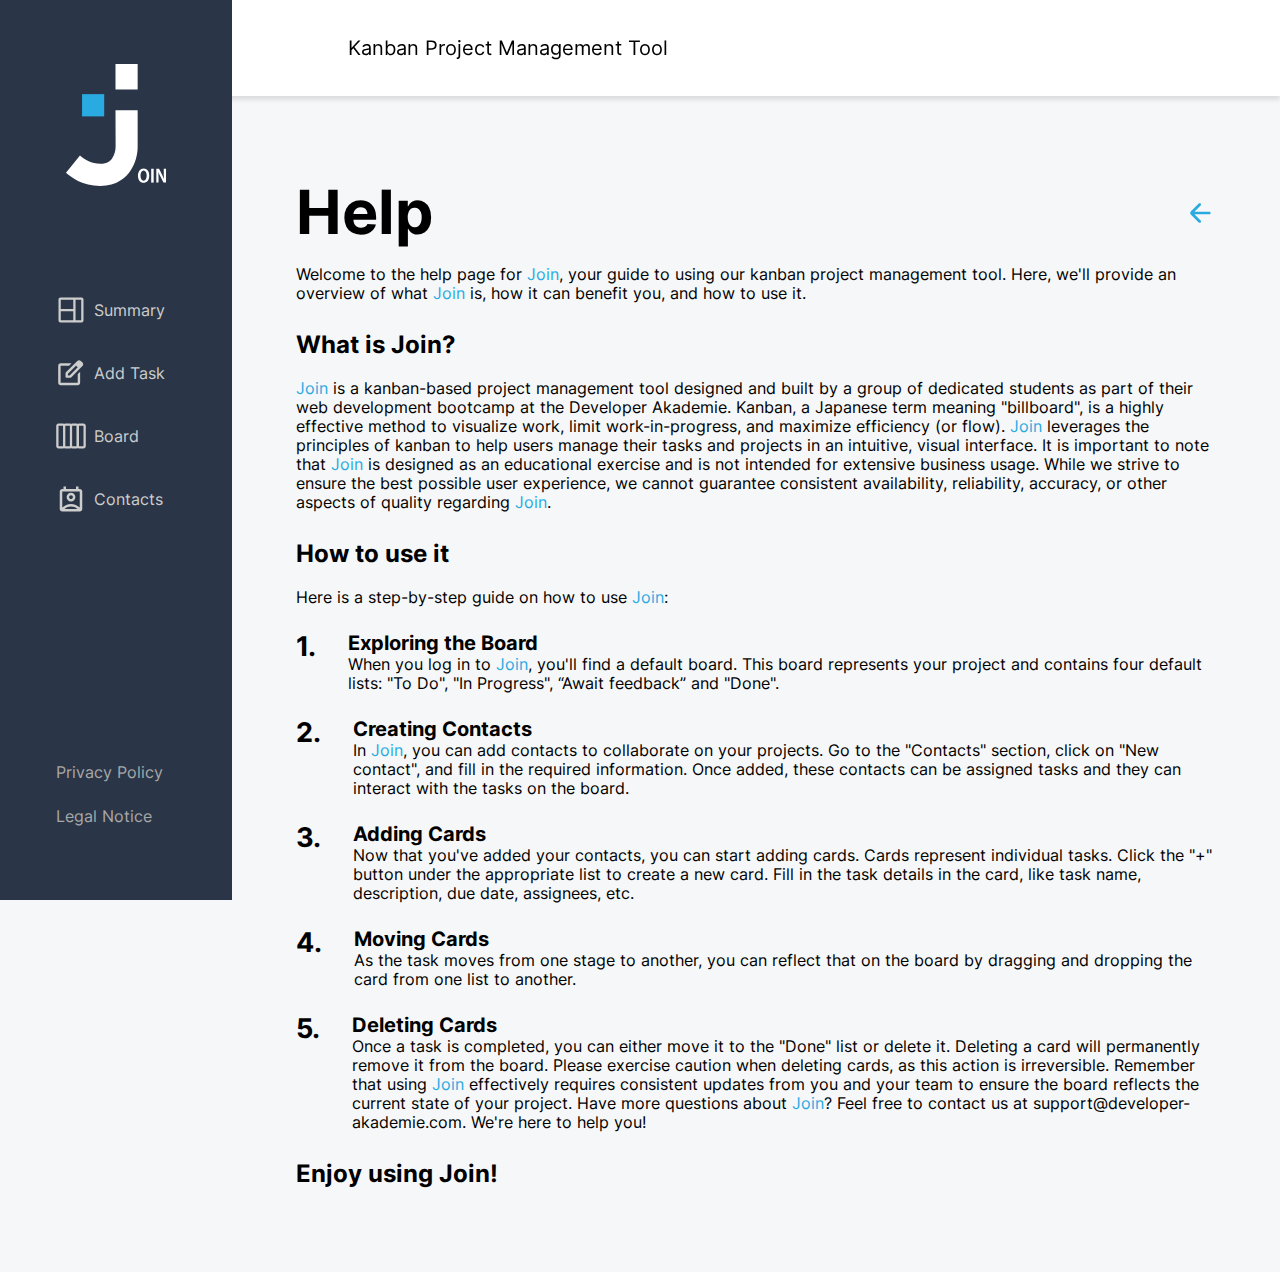
<file: help.html>
<!DOCTYPE html>
<html lang="en">
  <head>
    <meta charset="UTF-8" />
    <meta name="viewport" content="width=device-width, initial-scale=1.0" />
    <title>Join - Help</title>
    <link rel="stylesheet" href="./styles/help.css" />
    <link rel="shortcut icon" href="assets/favicon.svg" />
  </head>
  <body onload="init(false)">
    <header w3-include-html="templates/header.html"></header>
    <aside w3-include-html="templates/menu.html"></aside>
    <div class="container">
      <div class="help-header-wrapper">
        <h1 class="help-header">Help</h1>
        <button class="history-back-btn" onclick="history.back()">
          <div class="left-arrow-wrap">
            <svg width="32" height="32" viewBox="0 0 32 32" fill="none" xmlns="http://www.w3.org/2000/svg">
              <g clip-path="url(#clip0_576_3168)">
              <path d="M10.4373 14.6667H25.3333C26.0696 14.6667 26.6666 15.2637 26.6666 16.0001C26.6666 16.7364 26.0696 17.3334 25.3333 17.3334H10.4373L16.6466 23.5427C17.1672 24.0634 17.1672 24.9074 16.6466 25.4281C16.126 25.9487 15.2819 25.9487 14.7613 25.4281L6.74746 17.4143C5.96642 16.6332 5.96642 15.3669 6.74747 14.5858L14.7613 6.57206C15.2819 6.05144 16.126 6.05144 16.6466 6.57206C17.1672 7.09268 17.1672 7.93677 16.6466 8.45739L10.4373 14.6667Z" fill="#29ABE2"/>
              </g>
              <defs>
              <clipPath id="clip0_576_3168">
              <rect width="32" height="32" fill="white"/>
              </clipPath>
              </defs>
              </svg>
          </div>
      </div>
      <p>Welcome to the help page for <span class="blue-text">Join</span>, your guide to using our kanban project management tool. Here, we'll provide an overview of what <span class="blue-text">Join</span> is, how it can benefit you, and how to use it.</p>
      
      <div class="what-is-join-section">
        <h2 class="help-subheader">What is Join?</h2>
        <p><span class="blue-text">Join</span> is a kanban-based project management tool designed and built by a group of dedicated students as part of their web development bootcamp at the Developer Akademie.
          Kanban, a Japanese term meaning "billboard", is a highly effective method to visualize work, limit work-in-progress, and maximize efficiency (or flow). <span class="blue-text">Join</span> leverages the principles of kanban to help users manage their tasks and projects in an intuitive, visual interface.         
          It is important to note that <span class="blue-text">Join</span> is designed as an educational exercise and is not intended for extensive business usage. While we strive to ensure the best possible user experience, we cannot guarantee consistent availability, reliability, accuracy, or other aspects of quality regarding <span class="blue-text">Join</span>.</p>
      </div>

      <div class="how-to-use-section">
        <h2 class="help-subheader">How to use it</h2>
        <p>Here is a step-by-step guide on how to use <span class="blue-text">Join</span>:</p>
        
        <div class="list-wrap">
          <h3 class="list-number">1.</h3>
          <div class="list-content">
            <h3 class="list-header">Exploring the Board</h3>
            <p>When you log in to <span class="blue-text">Join</span>, you'll find a default board. This board represents your project and contains four default lists: "To Do", "In Progress", “Await feedback” and "Done".</p>
          </div>

        </div>
        <div class="list-wrap">
          <h3 class="list-number">2.</h3>
          <div class="list-content">
            <h3 class="list-header">Creating Contacts</h3>
            <p>In <span class="blue-text">Join</span>, you can add contacts to collaborate on your projects. Go to the "Contacts" section, click on "New contact", and fill in the required information. Once added, these contacts can be assigned tasks and they can interact with the tasks on the board.</p>
          </div>
        </div>

        <div class="list-wrap">
          <h3 class="list-number">3.</h3>
          <div class="list-content">
            <h3 class="list-header">Adding Cards</h3>
            <p>Now that you've added your contacts, you can start adding cards. Cards represent individual tasks. Click the "+" button under the appropriate list to create a new card. Fill in the task details in the card, like task name, description, due date, assignees, etc.</p>
          </div>
        </div>

        <div class="list-wrap">
          <h3 class="list-number">4.</h3>
          <div class="list-content">
            <h3 class="list-header">Moving Cards</h3>
            <p>As the task moves from one stage to another, you can reflect that on the board by dragging and dropping the card from one list to another.</p>
          </div>
        </div>

        <div class="list-wrap">
          <h3 class="list-number">5.</h3>
          <div class="list-content">
            <h3 class="list-header">Deleting Cards</h3>
            <p>Once a task is completed, you can either move it to the "Done" list or delete it. Deleting a card will permanently remove it from the board. Please exercise caution when deleting cards, as this action is irreversible.
              Remember that using <span class="blue-text">Join</span> effectively requires consistent updates from you and your team to ensure the board reflects the current state of your project.
              Have more questions about <span class="blue-text">Join</span>? Feel free to contact us at support@developer-akademie.com. We're here to help you!
              </p>
          </div>
        </div>

        <h2>Enjoy using Join!</h2>

      </div>
    </div>

    <script src="scripts/storage.js"></script>
    <script src="scripts/users_remote.js"></script>
    <script src="scripts/summary.js"></script>
    <script src="scripts/script.js"></script>
  </body>
</html>
</file>
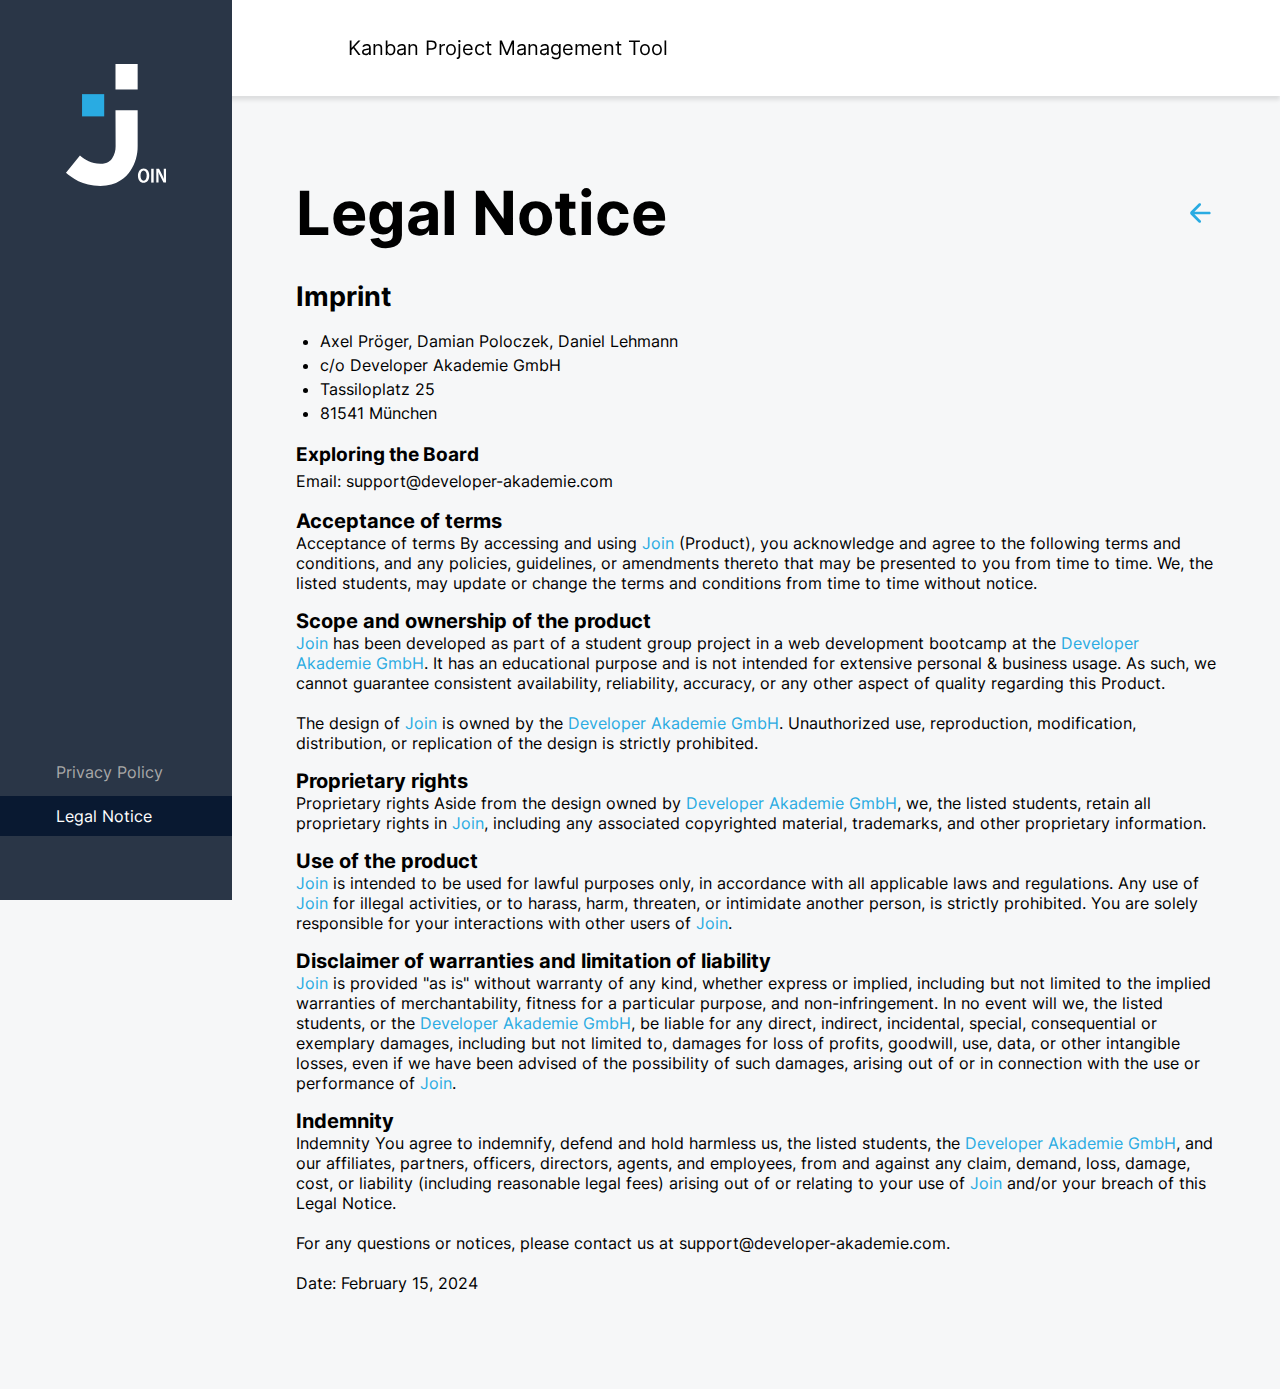
<file: legal_notice.html>
<!DOCTYPE html>
<html lang="en">
  <head>
    <meta charset="UTF-8" />
    <meta name="viewport" content="width=device-width, initial-scale=1.0" />
    <title>Join - Legal Notice</title>
    <link rel="stylesheet" href="./styles/legal_notice.css" />
    <link rel="shortcut icon" href="assets/favicon.svg" />
  </head>
  <body onload="initLegalNotice(false)">
    <header w3-include-html="templates/header.html"></header>
    <aside w3-include-html="templates/menu.html"></aside>

    <div class="container">
      <div class="legal-notice-header-wrapper">
        <h1 class="legal-header">Legal Notice</h1>
        <button class="history-back-btn" onclick="window.location.href='index.html'">
          <div class="left-arrow-wrap">
            <svg
              width="32"
              height="32"
              viewBox="0 0 32 32"
              fill="none"
              xmlns="http://www.w3.org/2000/svg"
            >
              <g clip-path="url(#clip0_576_3168)">
                <path
                  d="M10.4373 14.6667H25.3333C26.0696 14.6667 26.6666 15.2637 26.6666 16.0001C26.6666 16.7364 26.0696 17.3334 25.3333 17.3334H10.4373L16.6466 23.5427C17.1672 24.0634 17.1672 24.9074 16.6466 25.4281C16.126 25.9487 15.2819 25.9487 14.7613 25.4281L6.74746 17.4143C5.96642 16.6332 5.96642 15.3669 6.74747 14.5858L14.7613 6.57206C15.2819 6.05144 16.126 6.05144 16.6466 6.57206C17.1672 7.09268 17.1672 7.93677 16.6466 8.45739L10.4373 14.6667Z"
                  fill="#29ABE2"
                />
              </g>
              <defs>
                <clipPath id="clip0_576_3168">
                  <rect width="32" height="32" fill="white" />
                </clipPath>
              </defs>
            </svg>
          </div>
        </button>
      </div>

      <div class="imprint-wrap legal-wrap">
        <h3 class="imprint">Imprint</h3>
        <ul>
          <li>Axel Pröger, Damian Poloczek, Daniel Lehmann</li>
          <li>c/o Developer Akademie GmbH</li>
          <li>Tassiloplatz 25</li>
          <li>81541 München</li>
        </ul>

        <h3>Exploring the Board</h3>
        <p>Email: support@developer-akademie.com</p>
      </div>

      <div class="acceptance-wrap legal-wrap">
        <h3 class="legal-subheader">Acceptance of terms</h3>
        <p class="legal-text">
          Acceptance of terms By accessing and using <span class="blue-text">Join</span> (Product),
          you acknowledge and agree to the following terms and conditions, and any policies,
          guidelines, or amendments thereto that may be presented to you from time to time. We, the
          listed students, may update or change the terms and conditions from time to time without
          notice.
        </p>
      </div>

      <div class="scope-ownership-wrap legal-wrap">
        <h3 class="legal-subheader">Scope and ownership of the product</h3>
        <p class="legal-text">
          <span class="blue-text">Join</span> has been developed as part of a student group project
          in a web development bootcamp at the
          <span class="blue-text">Developer Akademie GmbH</span>. It has an educational purpose and
          is not intended for extensive personal & business usage. As such, we cannot guarantee
          consistent availability, reliability, accuracy, or any other aspect of quality regarding
          this Product. <br /><br />
          The design of <span class="blue-text">Join</span> is owned by the
          <span class="blue-text">Developer Akademie GmbH</span>. Unauthorized use, reproduction,
          modification, distribution, or replication of the design is strictly prohibited.
        </p>
      </div>

      <div class="proprietary-wrap legal-wrap">
        <h3 class="legal-subheader">Proprietary rights</h3>
        <p class="legal-text">
          Proprietary rights Aside from the design owned by
          <span class="blue-text">Developer Akademie GmbH</span>, we, the listed students, retain
          all proprietary rights in <span class="blue-text">Join</span>, including any associated
          copyrighted material, trademarks, and other proprietary information.
        </p>
      </div>

      <div class="useof-wrap legal-wrap">
        <h3 class="legal-subheader">Use of the product</h3>
        <p class="legal-text">
          <span class="blue-text">Join</span> is intended to be used for lawful purposes only, in
          accordance with all applicable laws and regulations. Any use of
          <span class="blue-text">Join</span> for illegal activities, or to harass, harm, threaten,
          or intimidate another person, is strictly prohibited. You are solely responsible for your
          interactions with other users of <span class="blue-text">Join</span>.
        </p>
      </div>

      <div class="disclaimer-wrap legal-wrap">
        <h3 class="legal-subheader">Disclaimer of warranties and limitation of liability</h3>
        <p class="legal-text">
          <span class="blue-text">Join</span> is provided "as is" without warranty of any kind,
          whether express or implied, including but not limited to the implied warranties of
          merchantability, fitness for a particular purpose, and non-infringement. In no event will
          we, the listed students, or the <span class="blue-text">Developer Akademie GmbH</span>, be
          liable for any direct, indirect, incidental, special, consequential or exemplary damages,
          including but not limited to, damages for loss of profits, goodwill, use, data, or other
          intangible losses, even if we have been advised of the possibility of such damages,
          arising out of or in connection with the use or performance of
          <span class="blue-text">Join</span>.
        </p>
      </div>

      <div class="indemnity-wrap legal-wrap">
        <h3 class="legal-subheader">Indemnity</h3>
        <p class="legal-text">
          Indemnity You agree to indemnify, defend and hold harmless us, the listed students, the
          <span class="blue-text">Developer Akademie GmbH</span>, and our affiliates, partners,
          officers, directors, agents, and employees, from and against any claim, demand, loss,
          damage, cost, or liability (including reasonable legal fees) arising out of or relating to
          your use of <span class="blue-text">Join</span> and/or your breach of this Legal Notice.
          <br /><br />
          For any questions or notices, please contact us at support@developer-akademie.com.
          <br /><br />
          Date: February 15, 2024
        </p>
      </div>
    </div>

    <script src="scripts/storage.js"></script>
    <script src="scripts/users_remote.js"></script>
    <script src="scripts/summary.js"></script>
    <script src="scripts/script.js"></script>
    <script src="scripts/legal_notice.js"></script>
  </body>
</html>
</file>
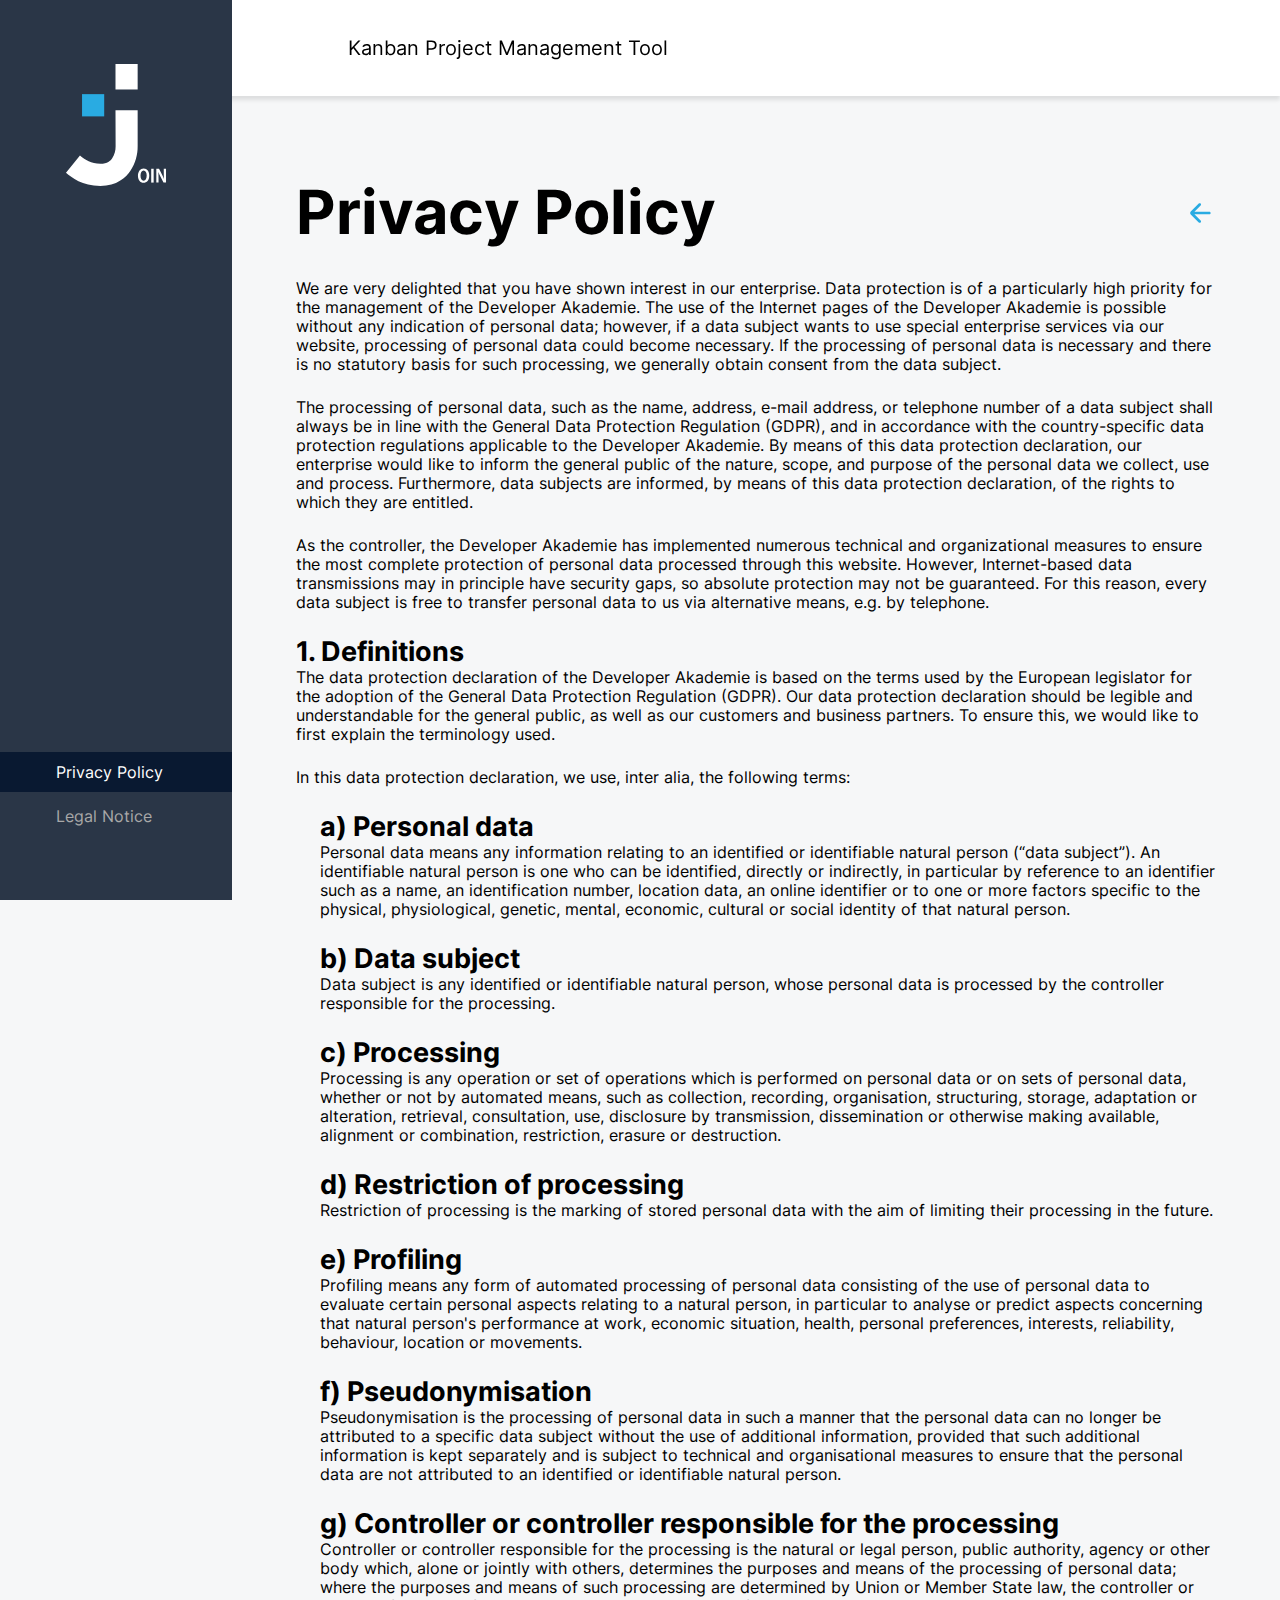
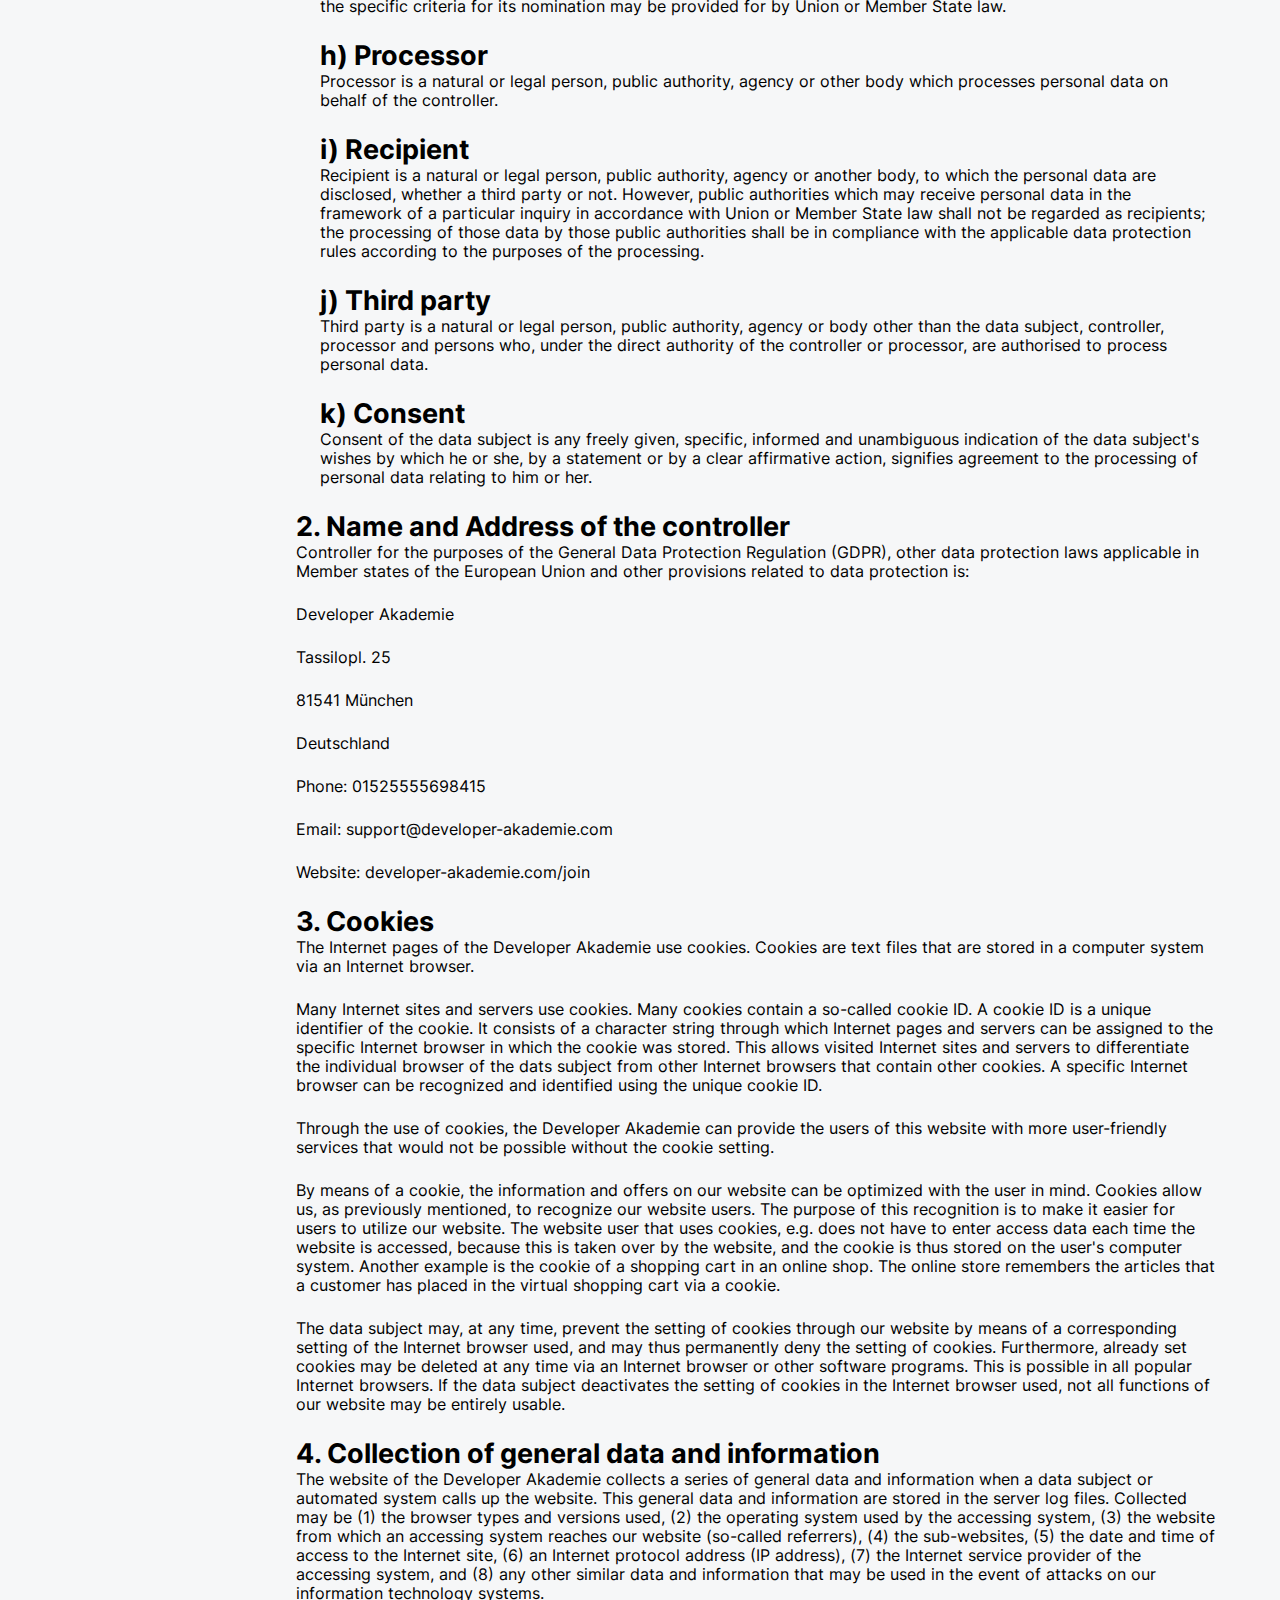
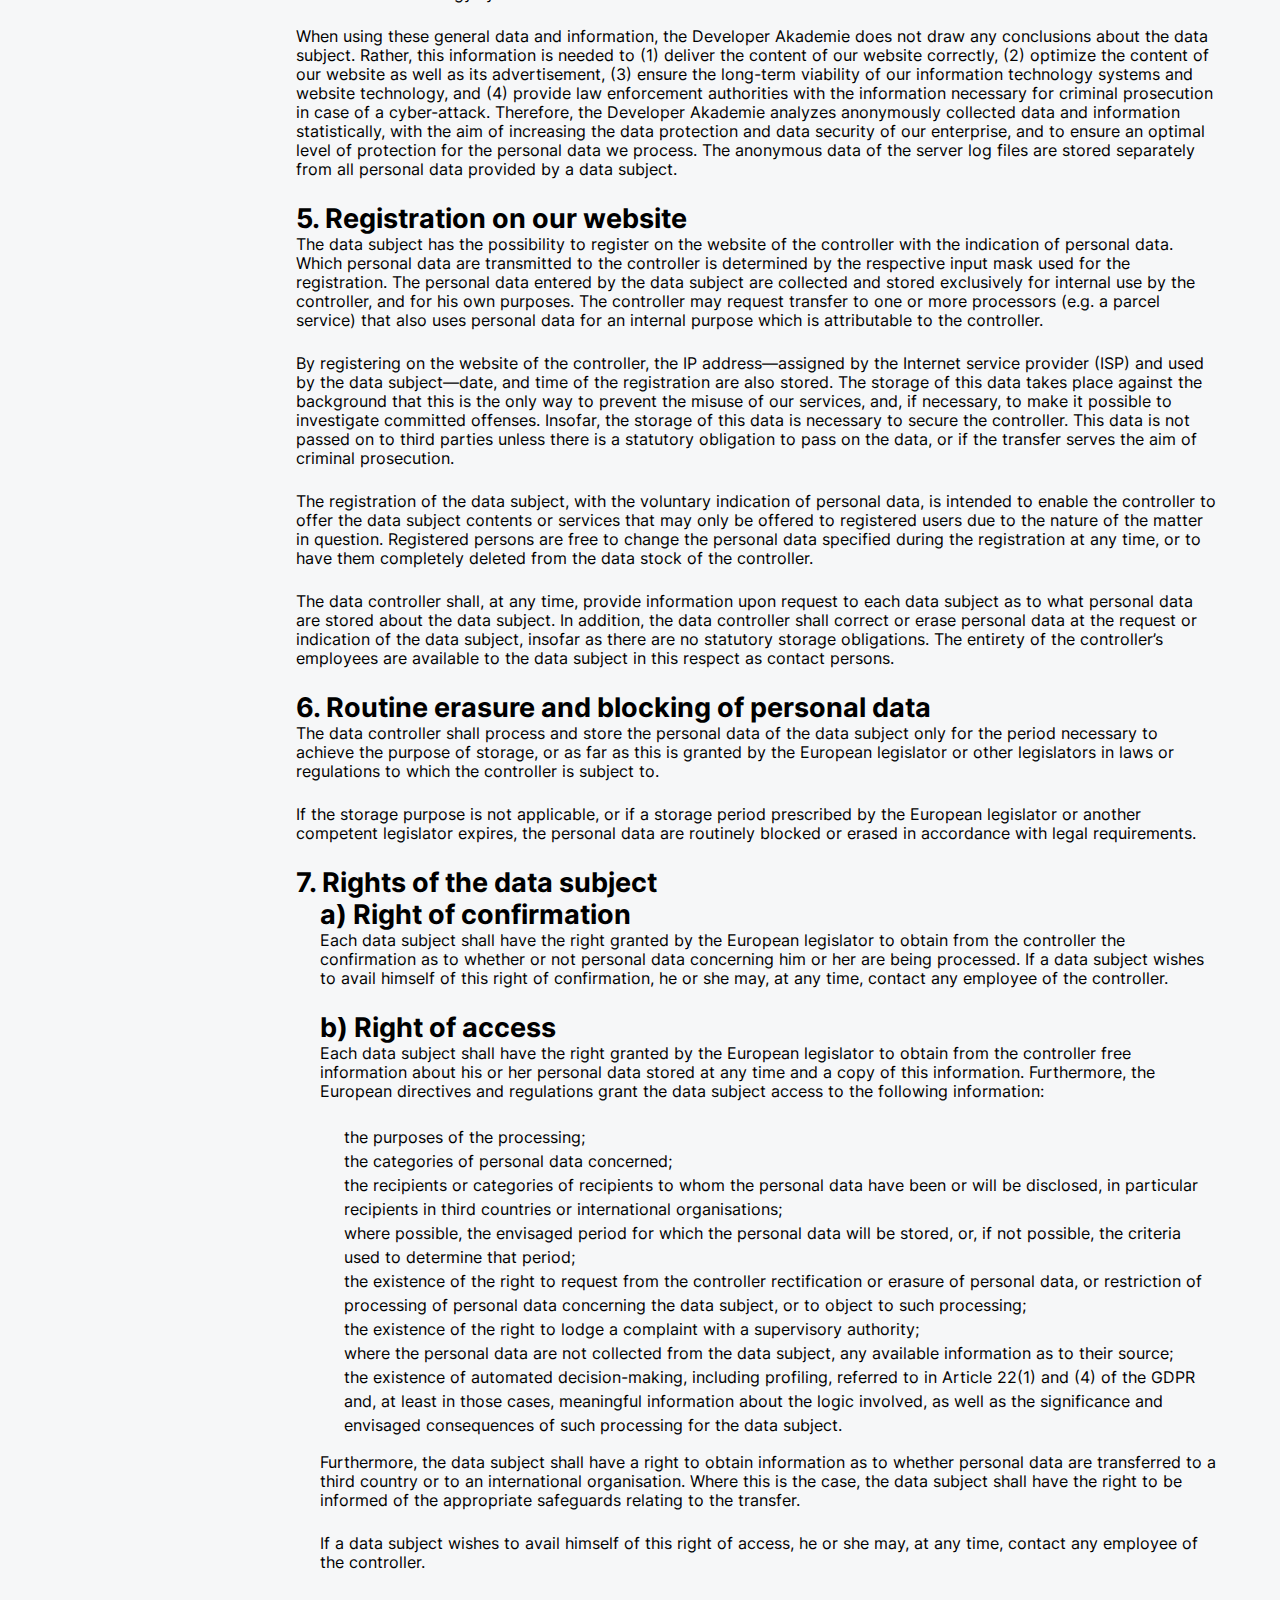
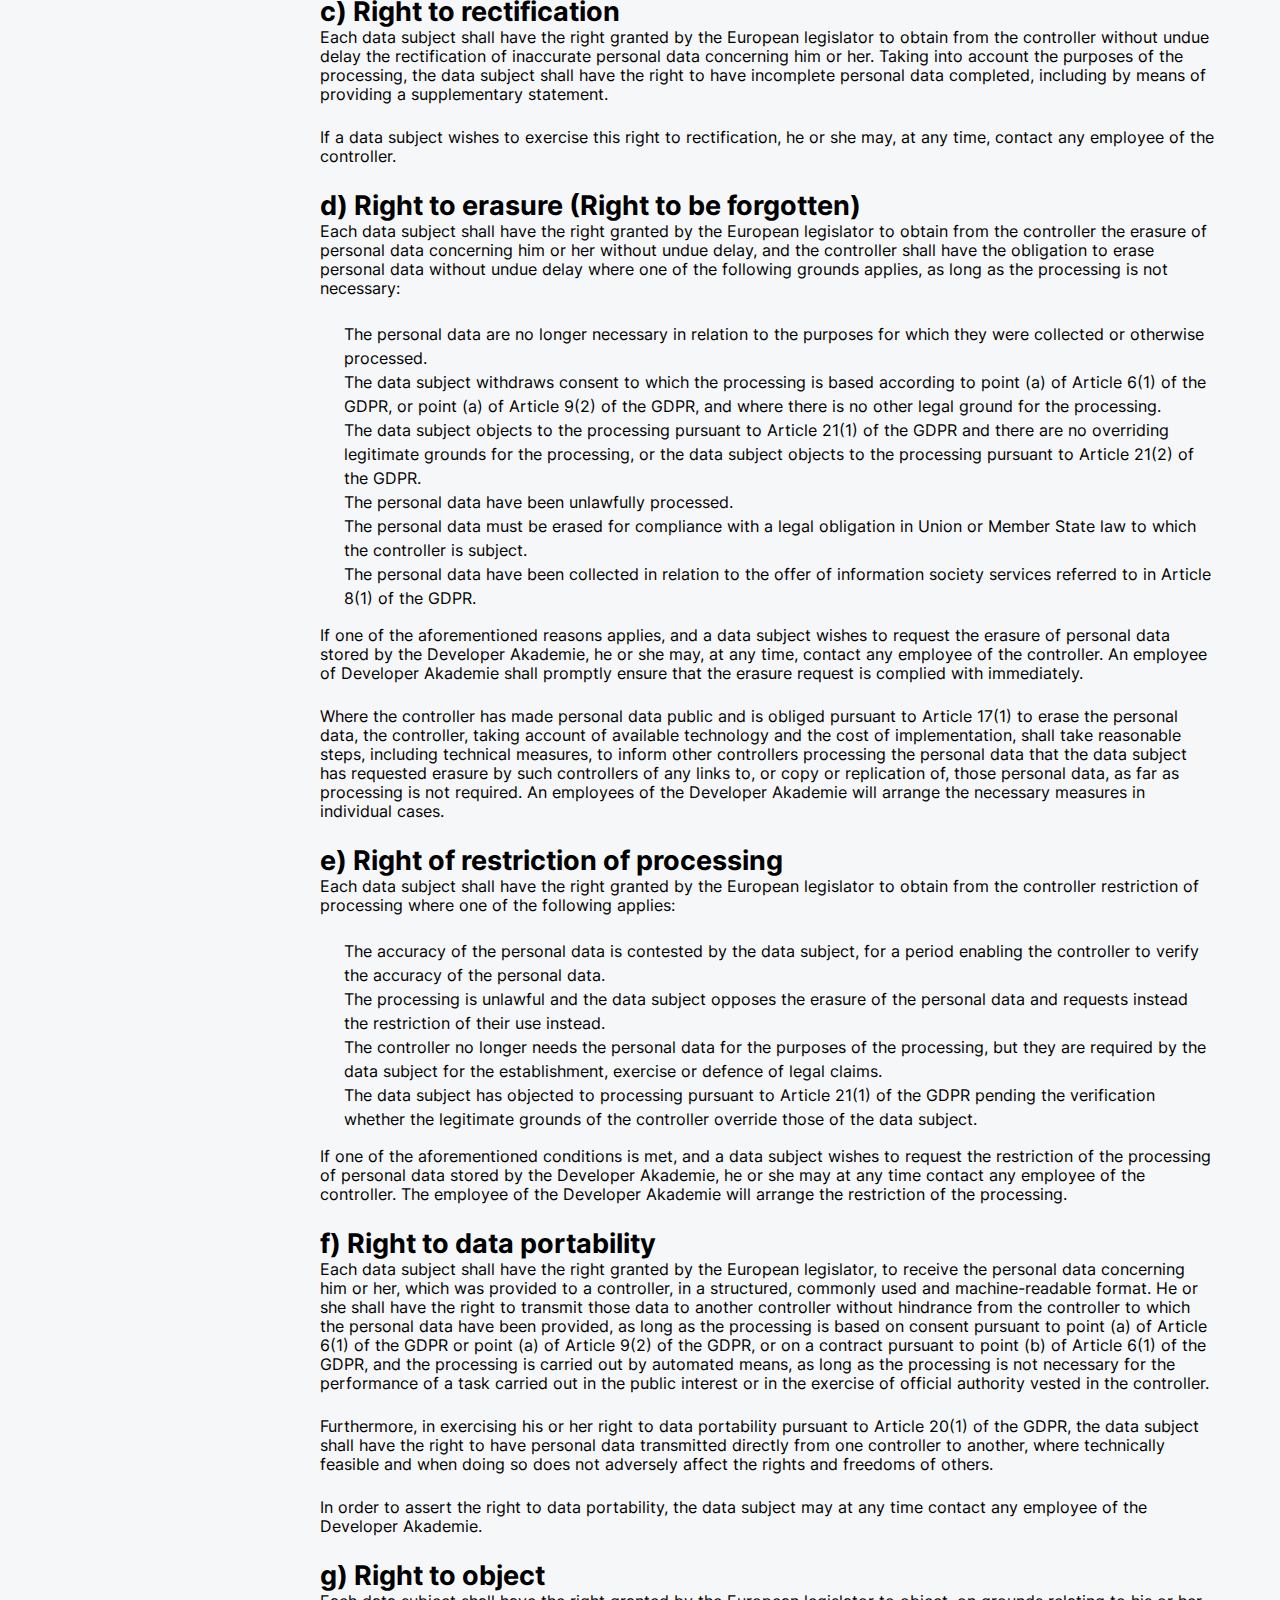
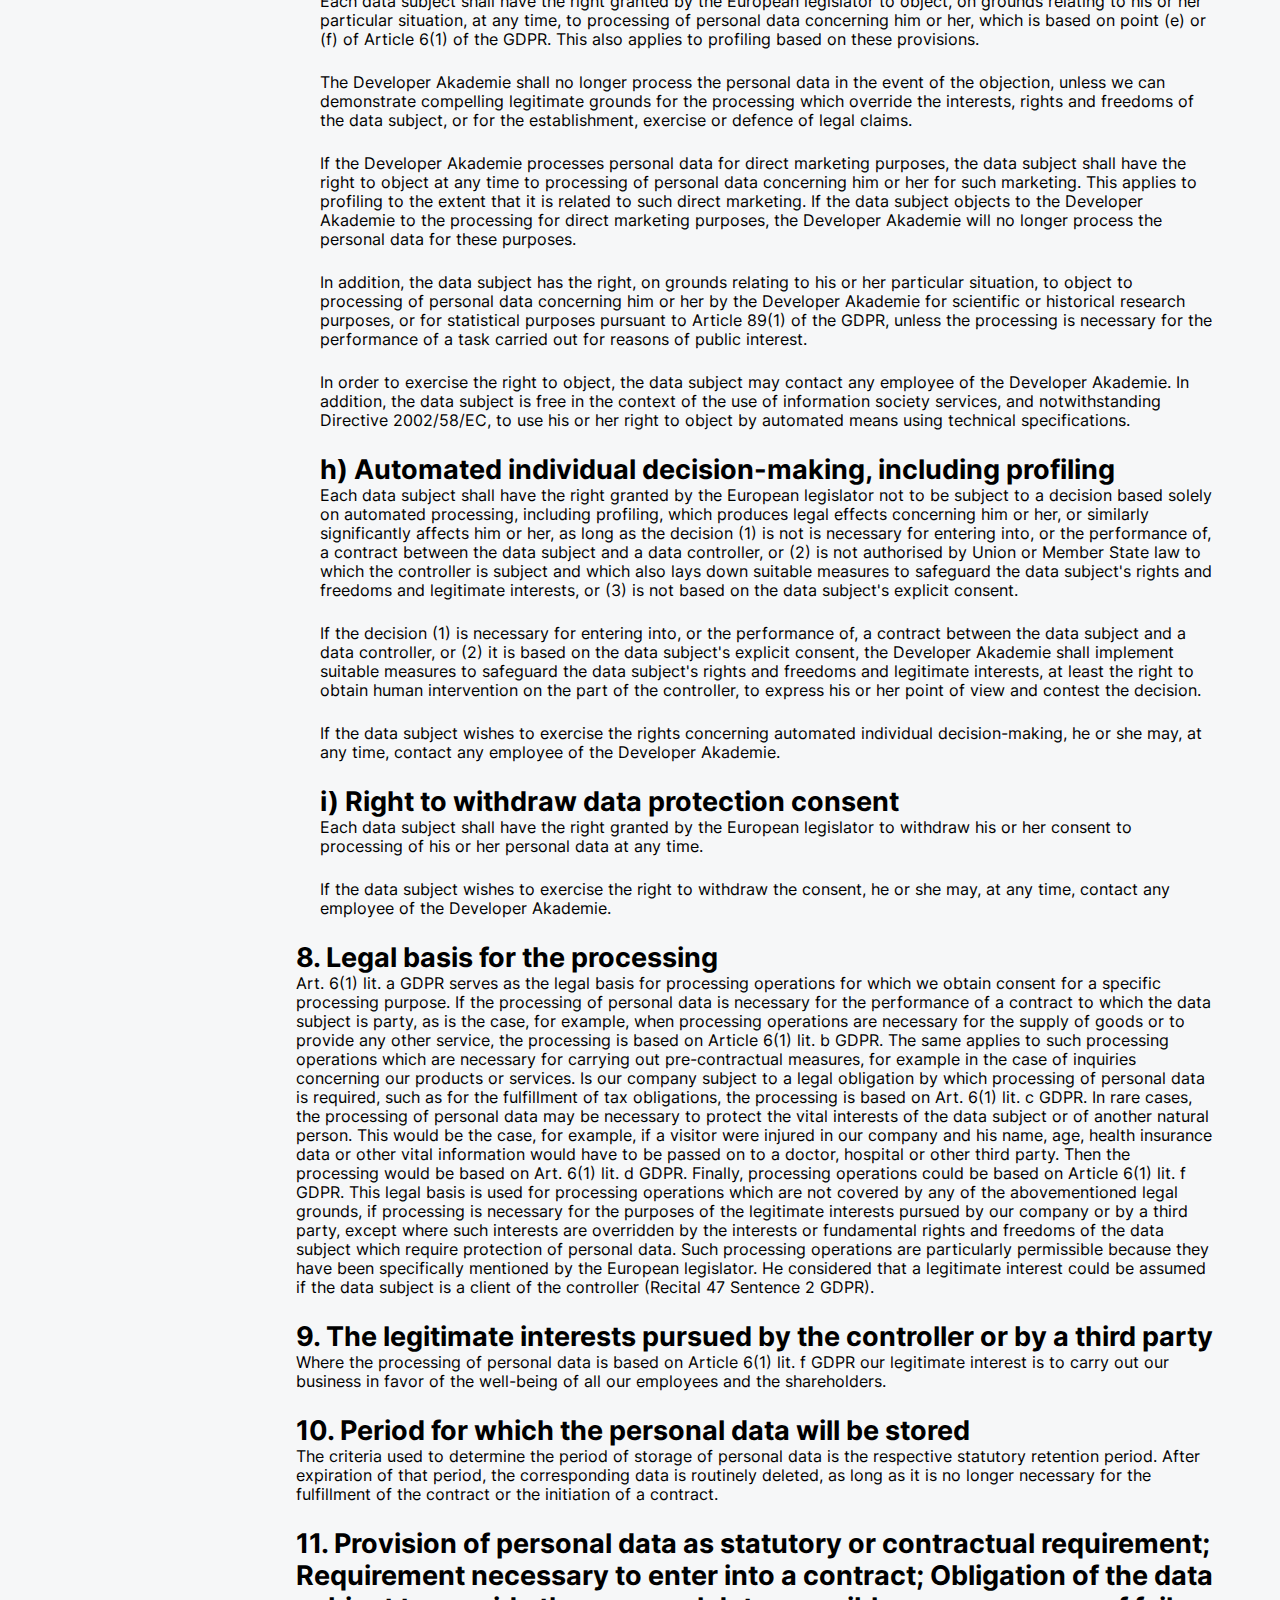
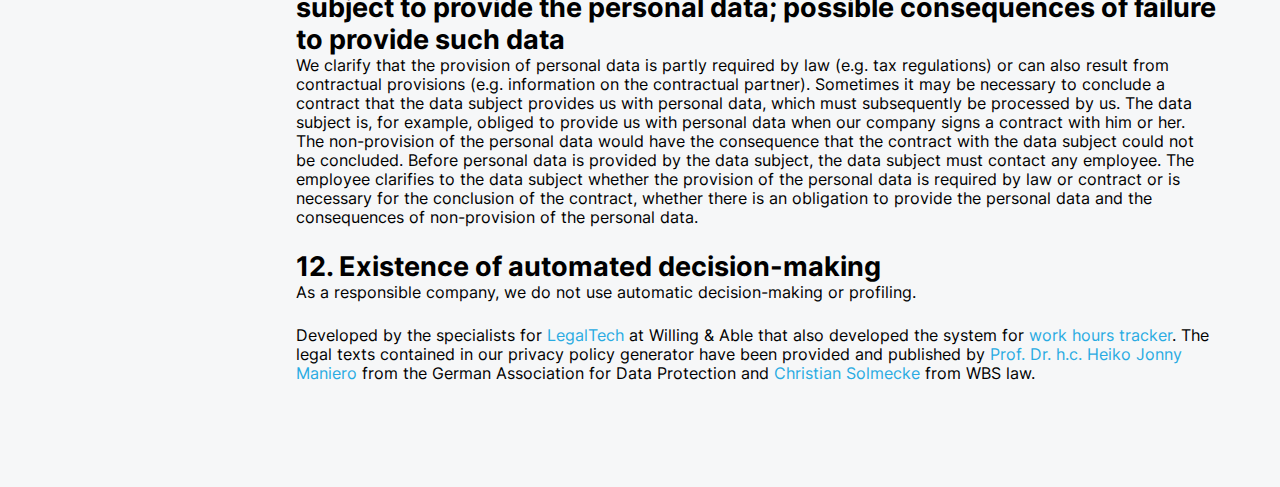
<file: privacy_policy.html>
<!DOCTYPE html>
<html lang="en">
  <head>
    <meta charset="UTF-8" />
    <meta name="viewport" content="width=device-width, initial-scale=1.0" />
    <title>Join - Privacy Policy</title>
    <link rel="stylesheet" href="./styles/privacy_policy.css" />
    <link rel="shortcut icon" href="assets/favicon.svg" />
  </head>
  <body onload="initPrivacyPolicy(false)">
    <header w3-include-html="templates/header.html"></header>
    <aside w3-include-html="templates/menu.html"></aside>
    <div class="container">
      <div class="privacy-header-wrapper">
        <h4 class="privacy-header">Privacy Policy</h4>
        <button class="history-back-btn" onclick="window.location.href='index.html'">
          <div class="left-arrow-wrap">
            <svg
              width="32"
              height="32"
              viewBox="0 0 32 32"
              fill="none"
              xmlns="http://www.w3.org/2000/svg"
            >
              <g clip-path="url(#clip0_576_3168)">
                <path
                  d="M10.4373 14.6667H25.3333C26.0696 14.6667 26.6666 15.2637 26.6666 16.0001C26.6666 16.7364 26.0696 17.3334 25.3333 17.3334H10.4373L16.6466 23.5427C17.1672 24.0634 17.1672 24.9074 16.6466 25.4281C16.126 25.9487 15.2819 25.9487 14.7613 25.4281L6.74746 17.4143C5.96642 16.6332 5.96642 15.3669 6.74747 14.5858L14.7613 6.57206C15.2819 6.05144 16.126 6.05144 16.6466 6.57206C17.1672 7.09268 17.1672 7.93677 16.6466 8.45739L10.4373 14.6667Z"
                  fill="#29ABE2"
                />
              </g>
              <defs>
                <clipPath id="clip0_576_3168">
                  <rect width="32" height="32" fill="white" />
                </clipPath>
              </defs>
            </svg>
          </div>
        </button>
      </div>

      <p>
        We are very delighted that you have shown interest in our enterprise. Data protection is of
        a particularly high priority for the management of the Developer Akademie. The use of the
        Internet pages of the Developer Akademie is possible without any indication of personal
        data; however, if a data subject wants to use special enterprise services via our website,
        processing of personal data could become necessary. If the processing of personal data is
        necessary and there is no statutory basis for such processing, we generally obtain consent
        from the data subject.
      </p>

      <p>
        The processing of personal data, such as the name, address, e-mail address, or telephone
        number of a data subject shall always be in line with the General Data Protection Regulation
        (GDPR), and in accordance with the country-specific data protection regulations applicable
        to the Developer Akademie. By means of this data protection declaration, our enterprise
        would like to inform the general public of the nature, scope, and purpose of the personal
        data we collect, use and process. Furthermore, data subjects are informed, by means of this
        data protection declaration, of the rights to which they are entitled.
      </p>

      <p>
        As the controller, the Developer Akademie has implemented numerous technical and
        organizational measures to ensure the most complete protection of personal data processed
        through this website. However, Internet-based data transmissions may in principle have
        security gaps, so absolute protection may not be guaranteed. For this reason, every data
        subject is free to transfer personal data to us via alternative means, e.g. by telephone.
      </p>

      <h4>1. Definitions</h4>
      <p>
        The data protection declaration of the Developer Akademie is based on the terms used by the
        European legislator for the adoption of the General Data Protection Regulation (GDPR). Our
        data protection declaration should be legible and understandable for the general public, as
        well as our customers and business partners. To ensure this, we would like to first explain
        the terminology used.
      </p>

      <p>In this data protection declaration, we use, inter alia, the following terms:</p>

      <ul style="list-style: none">
        <li>
          <h4>a) Personal data</h4>
          <p>
            Personal data means any information relating to an identified or identifiable natural
            person (“data subject”). An identifiable natural person is one who can be identified,
            directly or indirectly, in particular by reference to an identifier such as a name, an
            identification number, location data, an online identifier or to one or more factors
            specific to the physical, physiological, genetic, mental, economic, cultural or social
            identity of that natural person.
          </p>
        </li>
        <li>
          <h4>b) Data subject</h4>
          <p>
            Data subject is any identified or identifiable natural person, whose personal data is
            processed by the controller responsible for the processing.
          </p>
        </li>
        <li>
          <h4>c) Processing</h4>
          <p>
            Processing is any operation or set of operations which is performed on personal data or
            on sets of personal data, whether or not by automated means, such as collection,
            recording, organisation, structuring, storage, adaptation or alteration, retrieval,
            consultation, use, disclosure by transmission, dissemination or otherwise making
            available, alignment or combination, restriction, erasure or destruction.
          </p>
        </li>
        <li>
          <h4>d) Restriction of processing</h4>
          <p>
            Restriction of processing is the marking of stored personal data with the aim of
            limiting their processing in the future.
          </p>
        </li>
        <li>
          <h4>e) Profiling</h4>
          <p>
            Profiling means any form of automated processing of personal data consisting of the use
            of personal data to evaluate certain personal aspects relating to a natural person, in
            particular to analyse or predict aspects concerning that natural person's performance at
            work, economic situation, health, personal preferences, interests, reliability,
            behaviour, location or movements.
          </p>
        </li>
        <li>
          <h4>f) Pseudonymisation</h4>
          <p>
            Pseudonymisation is the processing of personal data in such a manner that the personal
            data can no longer be attributed to a specific data subject without the use of
            additional information, provided that such additional information is kept separately and
            is subject to technical and organisational measures to ensure that the personal data are
            not attributed to an identified or identifiable natural person.
          </p>
        </li>
        <li>
          <h4>g) Controller or controller responsible for the processing</h4>
          <p>
            Controller or controller responsible for the processing is the natural or legal person,
            public authority, agency or other body which, alone or jointly with others, determines
            the purposes and means of the processing of personal data; where the purposes and means
            of such processing are determined by Union or Member State law, the controller or the
            specific criteria for its nomination may be provided for by Union or Member State law.
          </p>
        </li>
        <li>
          <h4>h) Processor</h4>
          <p>
            Processor is a natural or legal person, public authority, agency or other body which
            processes personal data on behalf of the controller.
          </p>
        </li>
        <li>
          <h4>i) Recipient</h4>
          <p>
            Recipient is a natural or legal person, public authority, agency or another body, to
            which the personal data are disclosed, whether a third party or not. However, public
            authorities which may receive personal data in the framework of a particular inquiry in
            accordance with Union or Member State law shall not be regarded as recipients; the
            processing of those data by those public authorities shall be in compliance with the
            applicable data protection rules according to the purposes of the processing.
          </p>
        </li>
        <li>
          <h4>j) Third party</h4>
          <p>
            Third party is a natural or legal person, public authority, agency or body other than
            the data subject, controller, processor and persons who, under the direct authority of
            the controller or processor, are authorised to process personal data.
          </p>
        </li>
        <li>
          <h4>k) Consent</h4>
          <p>
            Consent of the data subject is any freely given, specific, informed and unambiguous
            indication of the data subject's wishes by which he or she, by a statement or by a clear
            affirmative action, signifies agreement to the processing of personal data relating to
            him or her.
          </p>
        </li>
      </ul>

      <h4>2. Name and Address of the controller</h4>
      <p>
        Controller for the purposes of the General Data Protection Regulation (GDPR), other data
        protection laws applicable in Member states of the European Union and other provisions
        related to data protection is:
      </p>

      <p>Developer Akademie</p>
      <p>Tassilopl. 25</p>
      <p>81541 München</p>
      <p>Deutschland</p>
      <p>Phone: 01525555698415</p>
      <p>Email: support@developer-akademie.com</p>
      <p>Website: developer-akademie.com/join</p>

      <h4>3. Cookies</h4>
      <p>
        The Internet pages of the Developer Akademie use cookies. Cookies are text files that are
        stored in a computer system via an Internet browser.
      </p>

      <p>
        Many Internet sites and servers use cookies. Many cookies contain a so-called cookie ID. A
        cookie ID is a unique identifier of the cookie. It consists of a character string through
        which Internet pages and servers can be assigned to the specific Internet browser in which
        the cookie was stored. This allows visited Internet sites and servers to differentiate the
        individual browser of the dats subject from other Internet browsers that contain other
        cookies. A specific Internet browser can be recognized and identified using the unique
        cookie ID.
      </p>

      <p>
        Through the use of cookies, the Developer Akademie can provide the users of this website
        with more user-friendly services that would not be possible without the cookie setting.
      </p>

      <p>
        By means of a cookie, the information and offers on our website can be optimized with the
        user in mind. Cookies allow us, as previously mentioned, to recognize our website users. The
        purpose of this recognition is to make it easier for users to utilize our website. The
        website user that uses cookies, e.g. does not have to enter access data each time the
        website is accessed, because this is taken over by the website, and the cookie is thus
        stored on the user's computer system. Another example is the cookie of a shopping cart in an
        online shop. The online store remembers the articles that a customer has placed in the
        virtual shopping cart via a cookie.
      </p>

      <p>
        The data subject may, at any time, prevent the setting of cookies through our website by
        means of a corresponding setting of the Internet browser used, and may thus permanently deny
        the setting of cookies. Furthermore, already set cookies may be deleted at any time via an
        Internet browser or other software programs. This is possible in all popular Internet
        browsers. If the data subject deactivates the setting of cookies in the Internet browser
        used, not all functions of our website may be entirely usable.
      </p>

      <h4>4. Collection of general data and information</h4>
      <p>
        The website of the Developer Akademie collects a series of general data and information when
        a data subject or automated system calls up the website. This general data and information
        are stored in the server log files. Collected may be (1) the browser types and versions
        used, (2) the operating system used by the accessing system, (3) the website from which an
        accessing system reaches our website (so-called referrers), (4) the sub-websites, (5) the
        date and time of access to the Internet site, (6) an Internet protocol address (IP address),
        (7) the Internet service provider of the accessing system, and (8) any other similar data
        and information that may be used in the event of attacks on our information technology
        systems.
      </p>

      <p>
        When using these general data and information, the Developer Akademie does not draw any
        conclusions about the data subject. Rather, this information is needed to (1) deliver the
        content of our website correctly, (2) optimize the content of our website as well as its
        advertisement, (3) ensure the long-term viability of our information technology systems and
        website technology, and (4) provide law enforcement authorities with the information
        necessary for criminal prosecution in case of a cyber-attack. Therefore, the Developer
        Akademie analyzes anonymously collected data and information statistically, with the aim of
        increasing the data protection and data security of our enterprise, and to ensure an optimal
        level of protection for the personal data we process. The anonymous data of the server log
        files are stored separately from all personal data provided by a data subject.
      </p>

      <h4>5. Registration on our website</h4>
      <p>
        The data subject has the possibility to register on the website of the controller with the
        indication of personal data. Which personal data are transmitted to the controller is
        determined by the respective input mask used for the registration. The personal data entered
        by the data subject are collected and stored exclusively for internal use by the controller,
        and for his own purposes. The controller may request transfer to one or more processors
        (e.g. a parcel service) that also uses personal data for an internal purpose which is
        attributable to the controller.
      </p>

      <p>
        By registering on the website of the controller, the IP address—assigned by the Internet
        service provider (ISP) and used by the data subject—date, and time of the registration are
        also stored. The storage of this data takes place against the background that this is the
        only way to prevent the misuse of our services, and, if necessary, to make it possible to
        investigate committed offenses. Insofar, the storage of this data is necessary to secure the
        controller. This data is not passed on to third parties unless there is a statutory
        obligation to pass on the data, or if the transfer serves the aim of criminal prosecution.
      </p>

      <p>
        The registration of the data subject, with the voluntary indication of personal data, is
        intended to enable the controller to offer the data subject contents or services that may
        only be offered to registered users due to the nature of the matter in question. Registered
        persons are free to change the personal data specified during the registration at any time,
        or to have them completely deleted from the data stock of the controller.
      </p>

      <p>
        The data controller shall, at any time, provide information upon request to each data
        subject as to what personal data are stored about the data subject. In addition, the data
        controller shall correct or erase personal data at the request or indication of the data
        subject, insofar as there are no statutory storage obligations. The entirety of the
        controller’s employees are available to the data subject in this respect as contact persons.
      </p>

      <h4>6. Routine erasure and blocking of personal data</h4>
      <p>
        The data controller shall process and store the personal data of the data subject only for
        the period necessary to achieve the purpose of storage, or as far as this is granted by the
        European legislator or other legislators in laws or regulations to which the controller is
        subject to.
      </p>

      <p>
        If the storage purpose is not applicable, or if a storage period prescribed by the European
        legislator or another competent legislator expires, the personal data are routinely blocked
        or erased in accordance with legal requirements.
      </p>

      <h4>7. Rights of the data subject</h4>
      <ul style="list-style: none">
        <li>
          <h4>a) Right of confirmation</h4>
          <p>
            Each data subject shall have the right granted by the European legislator to obtain from
            the controller the confirmation as to whether or not personal data concerning him or her
            are being processed. If a data subject wishes to avail himself of this right of
            confirmation, he or she may, at any time, contact any employee of the controller.
          </p>
        </li>
        <li>
          <h4>b) Right of access</h4>
          <p>
            Each data subject shall have the right granted by the European legislator to obtain from
            the controller free information about his or her personal data stored at any time and a
            copy of this information. Furthermore, the European directives and regulations grant the
            data subject access to the following information:
          </p>

          <ul style="list-style: none">
            <li>the purposes of the processing;</li>
            <li>the categories of personal data concerned;</li>
            <li>
              the recipients or categories of recipients to whom the personal data have been or will
              be disclosed, in particular recipients in third countries or international
              organisations;
            </li>
            <li>
              where possible, the envisaged period for which the personal data will be stored, or,
              if not possible, the criteria used to determine that period;
            </li>
            <li>
              the existence of the right to request from the controller rectification or erasure of
              personal data, or restriction of processing of personal data concerning the data
              subject, or to object to such processing;
            </li>
            <li>the existence of the right to lodge a complaint with a supervisory authority;</li>
            <li>
              where the personal data are not collected from the data subject, any available
              information as to their source;
            </li>
            <li>
              the existence of automated decision-making, including profiling, referred to in
              Article 22(1) and (4) of the GDPR and, at least in those cases, meaningful information
              about the logic involved, as well as the significance and envisaged consequences of
              such processing for the data subject.
            </li>
          </ul>
          <p>
            Furthermore, the data subject shall have a right to obtain information as to whether
            personal data are transferred to a third country or to an international organisation.
            Where this is the case, the data subject shall have the right to be informed of the
            appropriate safeguards relating to the transfer.
          </p>

          <p>
            If a data subject wishes to avail himself of this right of access, he or she may, at any
            time, contact any employee of the controller.
          </p>
        </li>
        <li>
          <h4>c) Right to rectification</h4>
          <p>
            Each data subject shall have the right granted by the European legislator to obtain from
            the controller without undue delay the rectification of inaccurate personal data
            concerning him or her. Taking into account the purposes of the processing, the data
            subject shall have the right to have incomplete personal data completed, including by
            means of providing a supplementary statement.
          </p>

          <p>
            If a data subject wishes to exercise this right to rectification, he or she may, at any
            time, contact any employee of the controller.
          </p>
        </li>
        <li>
          <h4>d) Right to erasure (Right to be forgotten)</h4>
          <p>
            Each data subject shall have the right granted by the European legislator to obtain from
            the controller the erasure of personal data concerning him or her without undue delay,
            and the controller shall have the obligation to erase personal data without undue delay
            where one of the following grounds applies, as long as the processing is not necessary:
          </p>

          <ul style="list-style: none">
            <li>
              The personal data are no longer necessary in relation to the purposes for which they
              were collected or otherwise processed.
            </li>
            <li>
              The data subject withdraws consent to which the processing is based according to point
              (a) of Article 6(1) of the GDPR, or point (a) of Article 9(2) of the GDPR, and where
              there is no other legal ground for the processing.
            </li>
            <li>
              The data subject objects to the processing pursuant to Article 21(1) of the GDPR and
              there are no overriding legitimate grounds for the processing, or the data subject
              objects to the processing pursuant to Article 21(2) of the GDPR.
            </li>
            <li>The personal data have been unlawfully processed.</li>
            <li>
              The personal data must be erased for compliance with a legal obligation in Union or
              Member State law to which the controller is subject.
            </li>
            <li>
              The personal data have been collected in relation to the offer of information society
              services referred to in Article 8(1) of the GDPR.
            </li>
          </ul>
          <p>
            If one of the aforementioned reasons applies, and a data subject wishes to request the
            erasure of personal data stored by the Developer Akademie, he or she may, at any time,
            contact any employee of the controller. An employee of Developer Akademie shall promptly
            ensure that the erasure request is complied with immediately.
          </p>

          <p>
            Where the controller has made personal data public and is obliged pursuant to Article
            17(1) to erase the personal data, the controller, taking account of available technology
            and the cost of implementation, shall take reasonable steps, including technical
            measures, to inform other controllers processing the personal data that the data subject
            has requested erasure by such controllers of any links to, or copy or replication of,
            those personal data, as far as processing is not required. An employees of the Developer
            Akademie will arrange the necessary measures in individual cases.
          </p>
        </li>
        <li>
          <h4>e) Right of restriction of processing</h4>
          <p>
            Each data subject shall have the right granted by the European legislator to obtain from
            the controller restriction of processing where one of the following applies:
          </p>

          <ul style="list-style: none">
            <li>
              The accuracy of the personal data is contested by the data subject, for a period
              enabling the controller to verify the accuracy of the personal data.
            </li>
            <li>
              The processing is unlawful and the data subject opposes the erasure of the personal
              data and requests instead the restriction of their use instead.
            </li>
            <li>
              The controller no longer needs the personal data for the purposes of the processing,
              but they are required by the data subject for the establishment, exercise or defence
              of legal claims.
            </li>
            <li>
              The data subject has objected to processing pursuant to Article 21(1) of the GDPR
              pending the verification whether the legitimate grounds of the controller override
              those of the data subject.
            </li>
          </ul>
          <p>
            If one of the aforementioned conditions is met, and a data subject wishes to request the
            restriction of the processing of personal data stored by the Developer Akademie, he or
            she may at any time contact any employee of the controller. The employee of the
            Developer Akademie will arrange the restriction of the processing.
          </p>
        </li>
        <li>
          <h4>f) Right to data portability</h4>
          <p>
            Each data subject shall have the right granted by the European legislator, to receive
            the personal data concerning him or her, which was provided to a controller, in a
            structured, commonly used and machine-readable format. He or she shall have the right to
            transmit those data to another controller without hindrance from the controller to which
            the personal data have been provided, as long as the processing is based on consent
            pursuant to point (a) of Article 6(1) of the GDPR or point (a) of Article 9(2) of the
            GDPR, or on a contract pursuant to point (b) of Article 6(1) of the GDPR, and the
            processing is carried out by automated means, as long as the processing is not necessary
            for the performance of a task carried out in the public interest or in the exercise of
            official authority vested in the controller.
          </p>

          <p>
            Furthermore, in exercising his or her right to data portability pursuant to Article
            20(1) of the GDPR, the data subject shall have the right to have personal data
            transmitted directly from one controller to another, where technically feasible and when
            doing so does not adversely affect the rights and freedoms of others.
          </p>

          <p>
            In order to assert the right to data portability, the data subject may at any time
            contact any employee of the Developer Akademie.
          </p>
        </li>
        <li>
          <h4>g) Right to object</h4>
          <p>
            Each data subject shall have the right granted by the European legislator to object, on
            grounds relating to his or her particular situation, at any time, to processing of
            personal data concerning him or her, which is based on point (e) or (f) of Article 6(1)
            of the GDPR. This also applies to profiling based on these provisions.
          </p>

          <p>
            The Developer Akademie shall no longer process the personal data in the event of the
            objection, unless we can demonstrate compelling legitimate grounds for the processing
            which override the interests, rights and freedoms of the data subject, or for the
            establishment, exercise or defence of legal claims.
          </p>

          <p>
            If the Developer Akademie processes personal data for direct marketing purposes, the
            data subject shall have the right to object at any time to processing of personal data
            concerning him or her for such marketing. This applies to profiling to the extent that
            it is related to such direct marketing. If the data subject objects to the Developer
            Akademie to the processing for direct marketing purposes, the Developer Akademie will no
            longer process the personal data for these purposes.
          </p>

          <p>
            In addition, the data subject has the right, on grounds relating to his or her
            particular situation, to object to processing of personal data concerning him or her by
            the Developer Akademie for scientific or historical research purposes, or for
            statistical purposes pursuant to Article 89(1) of the GDPR, unless the processing is
            necessary for the performance of a task carried out for reasons of public interest.
          </p>

          <p>
            In order to exercise the right to object, the data subject may contact any employee of
            the Developer Akademie. In addition, the data subject is free in the context of the use
            of information society services, and notwithstanding Directive 2002/58/EC, to use his or
            her right to object by automated means using technical specifications.
          </p>
        </li>
        <li>
          <h4>h) Automated individual decision-making, including profiling</h4>
          <p>
            Each data subject shall have the right granted by the European legislator not to be
            subject to a decision based solely on automated processing, including profiling, which
            produces legal effects concerning him or her, or similarly significantly affects him or
            her, as long as the decision (1) is not is necessary for entering into, or the
            performance of, a contract between the data subject and a data controller, or (2) is not
            authorised by Union or Member State law to which the controller is subject and which
            also lays down suitable measures to safeguard the data subject's rights and freedoms and
            legitimate interests, or (3) is not based on the data subject's explicit consent.
          </p>

          <p>
            If the decision (1) is necessary for entering into, or the performance of, a contract
            between the data subject and a data controller, or (2) it is based on the data subject's
            explicit consent, the Developer Akademie shall implement suitable measures to safeguard
            the data subject's rights and freedoms and legitimate interests, at least the right to
            obtain human intervention on the part of the controller, to express his or her point of
            view and contest the decision.
          </p>

          <p>
            If the data subject wishes to exercise the rights concerning automated individual
            decision-making, he or she may, at any time, contact any employee of the Developer
            Akademie.
          </p>
        </li>
        <li>
          <h4>i) Right to withdraw data protection consent</h4>
          <p>
            Each data subject shall have the right granted by the European legislator to withdraw
            his or her consent to processing of his or her personal data at any time.
          </p>

          <p>
            If the data subject wishes to exercise the right to withdraw the consent, he or she may,
            at any time, contact any employee of the Developer Akademie.
          </p>
        </li>
      </ul>
      <h4>8. Legal basis for the processing</h4>
      <p>
        Art. 6(1) lit. a GDPR serves as the legal basis for processing operations for which we
        obtain consent for a specific processing purpose. If the processing of personal data is
        necessary for the performance of a contract to which the data subject is party, as is the
        case, for example, when processing operations are necessary for the supply of goods or to
        provide any other service, the processing is based on Article 6(1) lit. b GDPR. The same
        applies to such processing operations which are necessary for carrying out pre-contractual
        measures, for example in the case of inquiries concerning our products or services. Is our
        company subject to a legal obligation by which processing of personal data is required, such
        as for the fulfillment of tax obligations, the processing is based on Art. 6(1) lit. c GDPR.
        In rare cases, the processing of personal data may be necessary to protect the vital
        interests of the data subject or of another natural person. This would be the case, for
        example, if a visitor were injured in our company and his name, age, health insurance data
        or other vital information would have to be passed on to a doctor, hospital or other third
        party. Then the processing would be based on Art. 6(1) lit. d GDPR. Finally, processing
        operations could be based on Article 6(1) lit. f GDPR. This legal basis is used for
        processing operations which are not covered by any of the abovementioned legal grounds, if
        processing is necessary for the purposes of the legitimate interests pursued by our company
        or by a third party, except where such interests are overridden by the interests or
        fundamental rights and freedoms of the data subject which require protection of personal
        data. Such processing operations are particularly permissible because they have been
        specifically mentioned by the European legislator. He considered that a legitimate interest
        could be assumed if the data subject is a client of the controller (Recital 47 Sentence 2
        GDPR).
      </p>

      <h4>9. The legitimate interests pursued by the controller or by a third party</h4>
      <p>
        Where the processing of personal data is based on Article 6(1) lit. f GDPR our legitimate
        interest is to carry out our business in favor of the well-being of all our employees and
        the shareholders.
      </p>

      <h4>10. Period for which the personal data will be stored</h4>
      <p>
        The criteria used to determine the period of storage of personal data is the respective
        statutory retention period. After expiration of that period, the corresponding data is
        routinely deleted, as long as it is no longer necessary for the fulfillment of the contract
        or the initiation of a contract.
      </p>

      <h4>
        11. Provision of personal data as statutory or contractual requirement; Requirement
        necessary to enter into a contract; Obligation of the data subject to provide the personal
        data; possible consequences of failure to provide such data
      </h4>
      <p>
        We clarify that the provision of personal data is partly required by law (e.g. tax
        regulations) or can also result from contractual provisions (e.g. information on the
        contractual partner). Sometimes it may be necessary to conclude a contract that the data
        subject provides us with personal data, which must subsequently be processed by us. The data
        subject is, for example, obliged to provide us with personal data when our company signs a
        contract with him or her. The non-provision of the personal data would have the consequence
        that the contract with the data subject could not be concluded. Before personal data is
        provided by the data subject, the data subject must contact any employee. The employee
        clarifies to the data subject whether the provision of the personal data is required by law
        or contract or is necessary for the conclusion of the contract, whether there is an
        obligation to provide the personal data and the consequences of non-provision of the
        personal data.
      </p>

      <h4>12. Existence of automated decision-making</h4>
      <p>As a responsible company, we do not use automatic decision-making or profiling.</p>

      <p>
        Developed by the specialists for <a href="https://willing-able.com/">LegalTech</a> at
        Willing & Able that also developed the system for
        <a href="https://abletotrack.com/">work hours tracker</a>. The legal texts contained in our
        privacy policy generator have been provided and published by
        <a href="https://dg-datenschutz.de/">Prof. Dr. h.c. Heiko Jonny Maniero</a> from the German
        Association for Data Protection and
        <a href="https://www.wbs.legal/" rel="nofollow">Christian Solmecke</a> from WBS law.
      </p>
    </div>

    <script src="scripts/storage.js"></script>
    <script src="scripts/users_remote.js"></script>
    <script src="scripts/summary.js"></script>
    <script src="scripts/script.js"></script>
    <script src="scripts/privacy_policy.js"></script>
  </body>
</html>
</file>
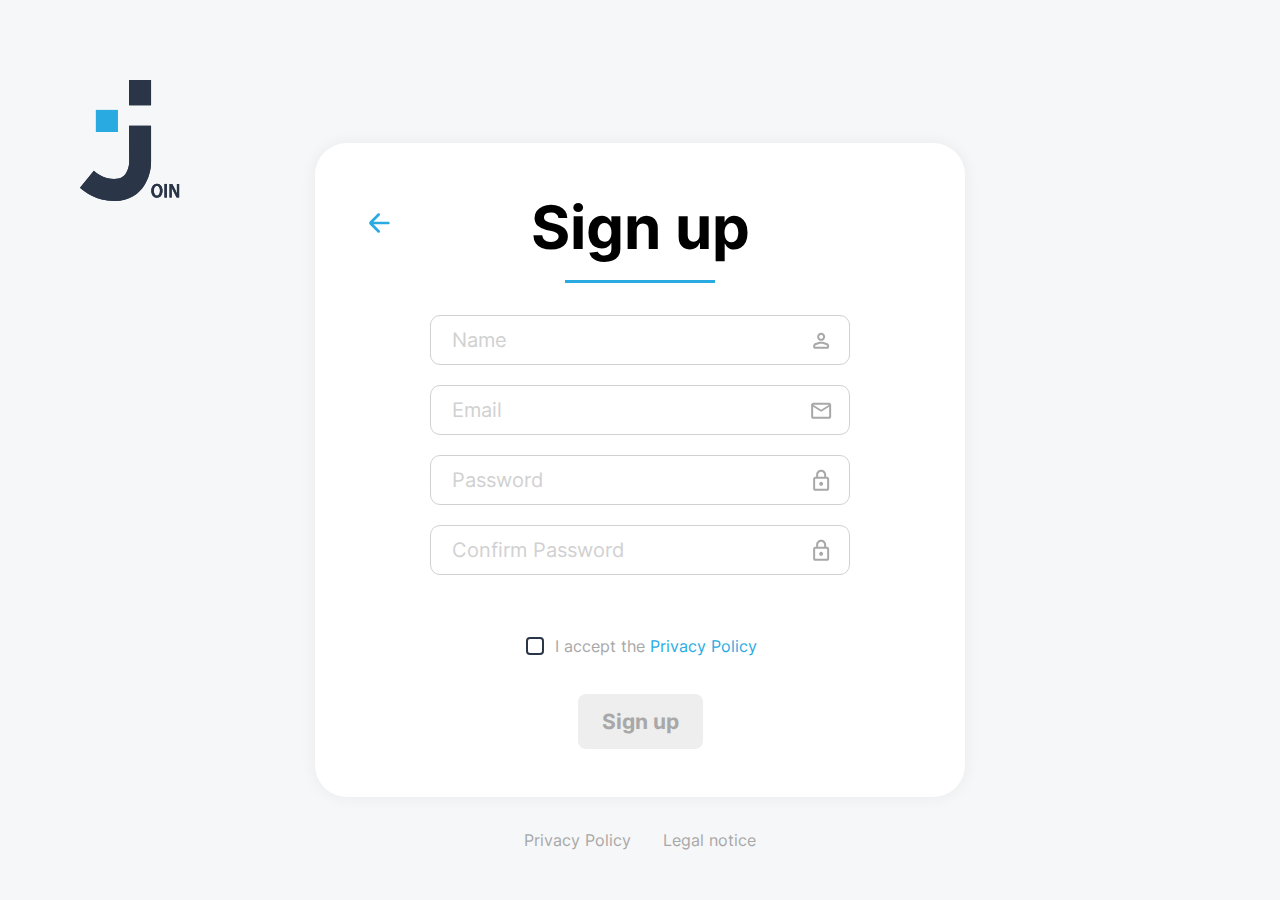
<file: sign_up.html>
<!DOCTYPE html>
<html lang="en">
  <head>
    <meta charset="UTF-8" />
    <meta name="viewport" content="width=device-width, initial-scale=1.0" />
    <title>Join - Sign up</title>
    <link rel="stylesheet" href="./styles/landing.css" />
    <link rel="shortcut icon" href="assets/favicon.svg" />
  </head>
  <body>
    <div id="toastContainer" class="toast-container">
      <div id="toastMessage" class="toast-message"></div>
    </div>

    <div class="container">
      <div id="logo" class="fixed">
        <img src="assets/img/logo-dark.svg" alt="Join Logo" />
      </div>

      <header></header>

      <main>
        <div class="card">
          <a class="arrow-back" href="index.html">
            <img src="assets/icons/arrow-left-line.svg" alt="Back to index" />
          </a>
          <div class="header">
            <h1>Sign up</h1>
            <div class="line"></div>
          </div>
          <div class="form">
            <form onsubmit="signUp(); return false;">
              <div class="field">
                <div class="input-wrapper">
                  <input id="name" class="name" type="text" placeholder="Name" required />
                  <span class="input-icon">
                    <img src="assets/icons/person.svg" />
                  </span>
                </div>
              </div>
              <div class="field">
                <div class="input-wrapper">
                  <input id="email" class="email" type="email" placeholder="Email" required />
                  <span class="input-icon">
                    <img src="assets/icons/mail.svg" />
                  </span>
                </div>
              </div>

              <div class="field">
                <div class="input-wrapper">
                  <input
                    id="password"
                    class="password"
                    type="password"
                    placeholder="Password"
                    required
                    onkeyup="checkPasswords(); checkPasswordVisibility(this);"
                  />
                  <span class="input-icon has-action">
                    <img src="assets/icons/lock.svg" onclick="togglePasswordVisibility(this)" />
                  </span>
                </div>
              </div>

              <div class="field">
                <div class="input-wrapper">
                  <input
                    id="password-confirm"
                    class="password-confirm"
                    type="password"
                    placeholder="Confirm Password"
                    required
                    onkeyup="checkPasswords(); checkPasswordVisibility(this);"
                  />
                  <span class="input-icon has-action">
                    <img src="assets/icons/lock.svg" onclick="togglePasswordVisibility(this)" />
                  </span>
                </div>
                <p class="error-message">Oops! Your passwords do not match.</p>
              </div>

              <div class="field">
                <div class="checkbox-wrapper privacy-policy">
                  <label class="checkbox" for="accept-pp">
                    <input id="accept-pp" type="checkbox" onclick="checkPrivacy()" />
                    <div class="checkbox-icon"></div>
                    <div class="checkbox-label">
                      I accept the <a href="privacy_policy.html">Privacy Policy</a>
                    </div>
                  </label>
                </div>
              </div>

              <div class="buttons">
                <button id="signup-button" class="button" disabled>Sign up</button>
              </div>
            </form>
          </div>
        </div>
      </main>
      <footer>
        <a href="privacy_policy.html">Privacy Policy</a>
        <a href="legal_notice.html">Legal notice</a>
      </footer>
    </div>

    <script src="scripts/script.js"></script>
    <script src="scripts/storage.js"></script>
    <script src="scripts/users_remote.js"></script>
    <script src="scripts/contacts_remote.js"></script>
    <script src="scripts/sign_up.js"></script>
  </body>
</html>
</file>
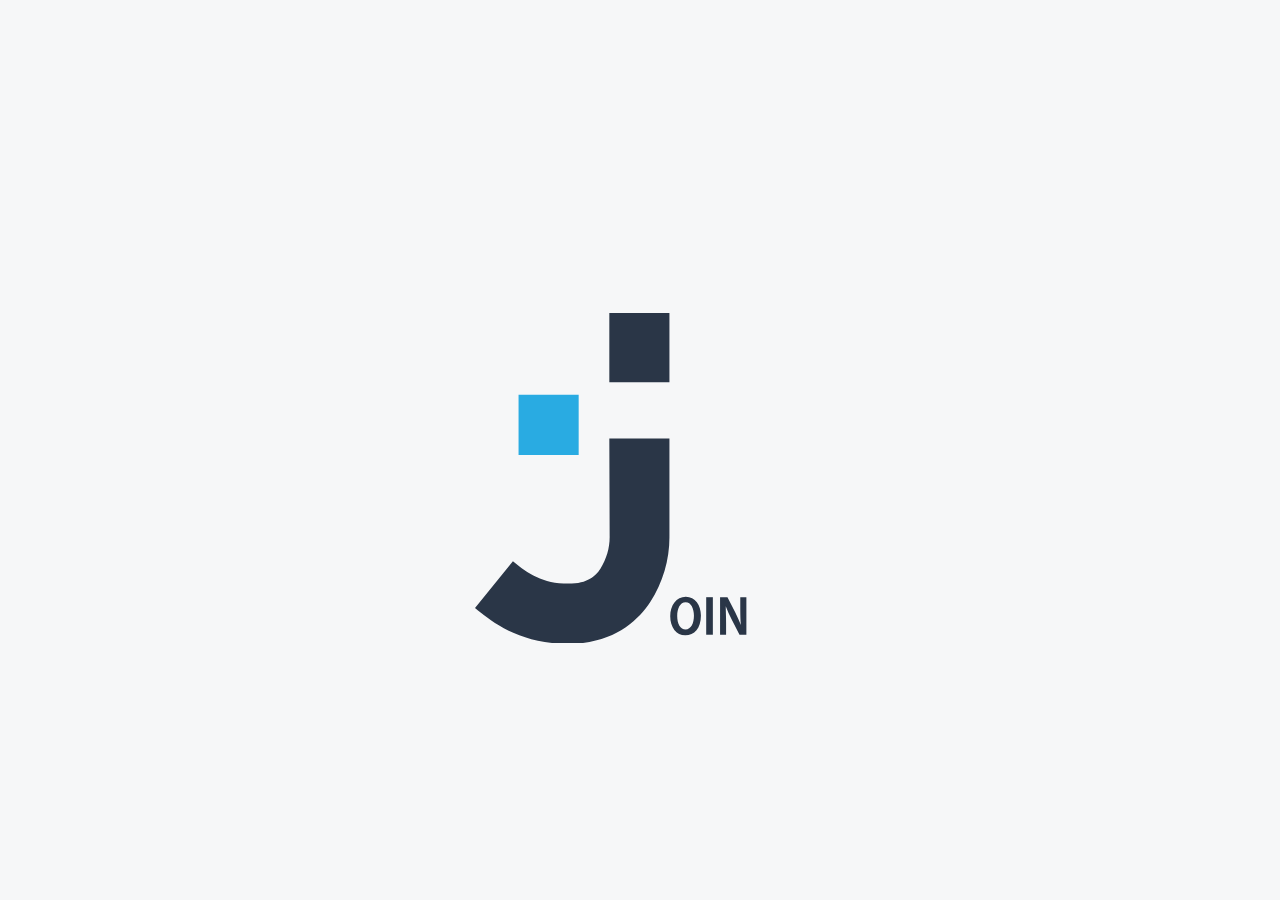
<file: summary.html>
<!DOCTYPE html>
<html lang="en">
  <head>
    <meta charset="UTF-8" />
    <meta name="viewport" content="width=device-width, initial-scale=1.0" />
    <title>Join - Summary</title>
    <link rel="stylesheet" href="styles/styles.css" />
    <link rel="stylesheet" href="styles/summary.css" />
    <link rel="shortcut icon" href="assets/favicon.svg" />
  </head>
  <body onload="initSummary()">
    <header w3-include-html="templates/header.html"></header>
    <aside w3-include-html="templates/menu.html"></aside>

    <div class="container summary">
      <div class="summary-content-header">
        <h1 class="summary-headline">Join 360</h1>
        <div class="vertical-divider hidden-on-mobile">
          <svg
            width="4"
            height="63"
            viewBox="0 0 4 63"
            fill="none"
            xmlns="http://www.w3.org/2000/svg"
          >
            <path d="M2 2V61" stroke="#29ABE2" stroke-width="3" stroke-linecap="round" />
          </svg>
        </div>
        <h2 class="summary-subheadline">Key Metrics at Glance</h2>
        <div class="horizontal-divider hidden-on-desktop">
          <svg
            width="94"
            height="4"
            viewBox="0 0 94 4"
            fill="none"
            xmlns="http://www.w3.org/2000/svg"
          >
            <path d="M92 2L2 2" stroke="#29ABE2" stroke-width="3" stroke-linecap="round" />
          </svg>
        </div>
      </div>

      <div class="summary-content-wrapper">
        <div class="summary-content-left">
          <div class="summary-top-row-wrapper">
            <a href="./board.html" class="summary-top-box bg-white">
              <div class="img-wrap img-wrap-edit">
                <svg
                  width="25"
                  height="25"
                  viewBox="0 0 25 25"
                  fill="none"
                  xmlns="http://www.w3.org/2000/svg"
                >
                  <path
                    class="edit-icon"
                    d="M3.16667 22.3332H5.03333L16.5333 10.8332L14.6667 8.9665L3.16667 20.4665V22.3332ZM22.2333 8.89984L16.5667 3.29984L18.4333 1.43317C18.9444 0.922059 19.5722 0.666504 20.3167 0.666504C21.0611 0.666504 21.6889 0.922059 22.2 1.43317L24.0667 3.29984C24.5778 3.81095 24.8444 4.42761 24.8667 5.14984C24.8889 5.87206 24.6444 6.48873 24.1333 6.99984L22.2333 8.89984ZM20.3 10.8665L6.16667 24.9998H0.5V19.3332L14.6333 5.19984L20.3 10.8665Z"
                    fill="white"
                  />
                </svg>
              </div>
              <div class="topbox-text-wrap">
                <div class="topbox-headline" id="num-tasks-todo">0</div>
                <div class="topbox-subheadline">To-do</div>
              </div>
            </a>
            <a href="./board.html" class="summary-top-box bg-white">
              <div class="img-wrap img-wrap-check">
                <svg
                  width="29"
                  height="22"
                  viewBox="0 0 38 30"
                  fill="none"
                  xmlns="http://www.w3.org/2000/svg"
                >
                  <path
                    class="check-icon"
                    d="M4.02832 15.0001L15.2571 26.0662L33.9717 3.93408"
                    stroke="white"
                    stroke-width="7"
                    stroke-linecap="round"
                    stroke-linejoin="round"
                  />
                </svg>
              </div>
              <div class="topbox-text-wrap">
                <div class="topbox-headline" id="num-tasks-done">0</div>
                <div class="topbox-subheadline">Done</div>
              </div>
            </a>
          </div>

          <div class="summary-middle-row-wrapper">
            <a href="./board.html" class="summary-middle-row-box bg-white">
              <div class="middle-row-box-left">
                <div class="img-wrap middlebox-img">
                  <img src="./assets/icons/double_arrow_up.svg" alt="" class="uparrow-icon" />
                </div>
                <div class="middlebox-text-wrap">
                  <div class="middlebox-headline" id="num-tasks-urgent">0</div>
                  <div class="middlebox-subheadline">Urgent</div>
                </div>
              </div>
              <div class="middle-row-box-divider"></div>
              <div class="middle-row-box-right nowrap">
                <div class="date-headline" id="tasks-upcoming-deadline">n/a</div>
                <div class="date-subtext">Upcoming Deadline</div>
              </div>
            </a>
          </div>
          <div class="summary-bottom-row-wrapper">
            <a href="./board.html" class="summary-bottom-box bg-white">
              <div class="bottom-text-wrap">
                <div class="bottom-headline" id="num-tasks-in-board">0</div>
                <div class="bottom-subheadline">
                  Tasks in <br />
                  Board
                </div>
              </div>
            </a>
            <a href="./board.html" class="summary-bottom-box bg-white">
              <div class="bottom-text-wrap">
                <div class="bottom-headline" id="num-tasks-in-progress">0</div>
                <div class="bottom-subheadline">Tasks in Progress</div>
              </div>
            </a>
            <a href="./board.html" class="summary-bottom-box bg-white">
              <div class="bottom-text-wrap">
                <div class="bottom-headline" id="num-tasks-awaiting-feedback">0</div>
                <div class="bottom-subheadline">Awaiting Feedback</div>
              </div>
            </a>
          </div>
        </div>

        <div id="summary-geeting-container" class="summary-content-right">
          <h2 id="greeting" class="welcome-text"></h2>
        </div>
      </div>
    </div>
    <script src="scripts/storage.js"></script>
    <script src="scripts/users_remote.js"></script>
    <script src="scripts/tasks_remote.js"></script>
    <script src="scripts/summary.js"></script>
    <script src="scripts/script.js"></script>
  </body>
</html>
</file>
<file: styles/styles.css>
:root {
  --max-width: 1440px;
  --primary: #2a3647;
  --primary-dark: #091931;
  --primary-light: #42526e;
  --error: #ff8190;
  --body-bg: #f6f7f8;
  --accent1: #ff7a00;
  --accent2: #ff5eb3;
  --accent3: #6e52ff;
  --accent4: #9327ff;
  --accent5: #00bee8;
  --accent6: #1fd7c1;
  --accent7: #ff745e;
  --accent8: #ffa35e;
  --accent9: #fc71ff;
  --accent10: #ffc701;
  --accent11: #0038ff;
  --accent12: #c3ff2b;
  --accent13: #ffe62b;
  --accent14: #ff4646;
  --accent15: #ffbb2b;
  --gray: #a8a8a8;
  --light-gray: #eeeeee;
  --progress-bar-bg: #f4f4f4;
  --progress-bar: #4589ff;
  --sidenav-link-color: #cdcdcd;
  --sidenav-link-color-dark: #a8a8a8;
  --sidenav-link-hover-bg: #2a3d59;
  --sidenav-link-active-bg: var(--primary-dark);
  --input-border-color: #d1d1d1;
  --input-placeholder-color: #d1d1d1;
  --light-blue: #29abe2;
  --required: #ff0000;
  --border-color: #e4e5e5;
  --border-radius: 10px;
}

@font-face {
  font-family: "Inter";
  src: url("../fonts/Inter/Inter-VariableFont_slnt\,wght.ttf");
}

body {
  font-family: "Inter";
  font-size: 16px;
  background-color: var(--body-bg);
  max-width: var(--max-width);
  min-height: 100vh;
  display: flex;
  flex-direction: column;
}

a {
  color: var(--light-blue);
  text-decoration: none;
}

h1 {
  font-weight: 700;
  font-size: 61px;
  line-height: 73px;
}

a:hover {
  text-decoration: underline;
}

.container {
  margin-top: 96px;
  margin-left: 232px;
  flex: 1;
}

/* Custom Scrollbar */

::-webkit-scrollbar {
  width: 20px;
}
::-webkit-scrollbar-track {
  background-color: transparent;
}
::-webkit-scrollbar-thumb {
  background-color: #d6dee1;
  border-radius: 20px;
  border: 6px solid transparent;
  background-clip: content-box;
}

/* Helper */

.fw-bold {
  font-weight: bold;
}

.bg-white {
  background-color: white;
}

.nowrap {
  text-wrap: nowrap;
}

/* Buttons */

.button {
  cursor: pointer;
  border: 0;
  background-color: var(--primary);
  color: #fff;
  font-size: 16px;
  padding: 15px 24px;
  display: flex;
  align-items: center;
  gap: 10px;
  border-radius: 8px;
  text-decoration: none;
}

button:disabled {
  background-color: var(--light-gray);
  color: var(--gray);
  cursor: not-allowed;
}

.button:hover:not([disabled]) {
  background-color: var(--light-blue);
  box-shadow: 0 4px 4px 0 rgba(0, 0, 0, 0.25);
  text-decoration: none;
}

.button:active:not([disabled]) {
  background-color: var(--primary-dark);
  box-shadow: 0 4px 4px 0 rgba(0, 0, 0, 0.25);
}

.button.outline {
  color: var(--primary);
  border: 1px solid var(--primary);
  background-color: transparent;
}

.button.big {
  font-size: 21px;
  font-weight: 700;
  line-height: 25px;
  padding: 8px 16px;
  gap: 4px;
}

.button.outline:hover {
  color: var(--light-blue);
  background-color: transparent;
  border: 1px solid var(--light-blue);
}

/* Inputs */

input {
  padding: 12px 21px;
  background-color: #fff;
  border: 1px solid;
  border-color: var(--input-border-color);
  border-radius: 10px;
  color: #000;
  font-size: 20px;
  line-height: 24px;
}

input::placeholder {
  color: var(--input-placeholder-color);
}

input:focus {
  outline-color: var(--light-blue);
}

.input-wrapper {
  position: relative;
  display: flex;
  align-items: center;
}

.input-wrapper input {
  width: 100%;
  padding-right: 66px;
}

.input-wrapper + .error-message {
  opacity: 0%;
  pointer-events: none;
  font-size: 12px;
  line-height: 14.4px;
  color: var(--error);
  margin-top: 8px;
}

.input-wrapper.has-error input {
  border-color: var(--error);
}

.input-wrapper.has-error + .error-message {
  opacity: 100%;
}

.input-wrapper .input-icon {
  position: absolute;
  right: 0;
  padding: 0 16px;

  display: inline-flex;
  justify-content: center;
  align-items: center;
}

.input-wrapper .input-icon.has-action img {
  cursor: pointer;
}

.input-wrapper .input-icon.border {
  border-left: 1px solid var(--input-border-color);
}

/* Checkbox */

label.checkbox {
  cursor: pointer;
  position: relative;
  display: flex;
  gap: 8px;
}

input[type="checkbox"] {
  opacity: 0;
  height: 24px;
  width: 24px;
}

input[type="checkbox"] + div.checkbox-icon {
  position: absolute;
  top: 0;
  left: 0;
  background-image: url("../assets/icons/checkbox.svg");
  height: 24px;
  width: 24px;
  overflow: visible;
}

input[type="checkbox"]:checked + div.checkbox-icon {
  background-image: url("../assets/icons/checkbox-checked.svg");
}

/* User Avatars */

.avatar {
  height: 42px;
  width: 42px;
  border: 2px solid white;
  border-radius: 50%;
  display: flex;
  justify-content: center;
  align-items: center;
  font-size: 12px;
  line-height: 15px;
  color: white;
}

.avatar.accent-1 {
  background-color: var(--accent1);
}
.avatar.accent-2 {
  background-color: var(--accent2);
}
.avatar.accent-3 {
  background-color: var(--accent3);
}
.avatar.accent-4 {
  background-color: var(--accent4);
}
.avatar.accent-5 {
  background-color: var(--accent5);
}
.avatar.accent-6 {
  background-color: var(--accent6);
}
.avatar.accent-7 {
  background-color: var(--accent7);
}
.avatar.accent-8 {
  background-color: var(--accent8);
}
.avatar.accent-9 {
  background-color: var(--accent9);
}
.avatar.accent-10 {
  background-color: var(--accent10);
}
.avatar.accent-11 {
  background-color: var(--accent11);
}
.avatar.accent-12 {
  background-color: var(--accent12);
}
.avatar.accent-13 {
  background-color: var(--accent13);
}
.avatar.accent-14 {
  background-color: var(--accent14);
}
.avatar.accent-15 {
  background-color: var(--accent15);
}

/* Toast */

.toast-container {
  position: fixed;
  top: 0;
  right: 0;
  bottom: 0;
  left: 0;
  z-index: 9999;
  background-color: rgba(42, 54, 71, 0.3);
  transition: opacity 150ms ease-in-out;
  display: none;
  opacity: 0;
}

.toast-message {
  position: fixed;
  bottom: -100%;
  left: 50%;
  transform: translateX(-50%);
  text-align: center;

  background-color: var(--primary);
  color: white;
  font-size: 20px;
  line-height: 24px;
  padding: 25px;
  border-radius: 25px;
  box-shadow: 0 0 4px 0 rgba(0, 0, 0, 0.1);
  opacity: 0;
  transition: all 250ms ease-in-out;
  display: flex;
  align-items: center;
  gap: 16px;
}

.toast-container.show {
  display: block;
}

.toast-container.animate {
  opacity: 1;
}

.toast-container.animate .toast-message {
  bottom: 50%;
  opacity: 1;
}

/* Dialog */

.backdrop {
  position: fixed;
  z-index: 1003;
  top: 0;
  bottom: 0;
  left: 0;
  right: 0;
  background-color: rgba(42, 54, 71, 0.5);
  display: none;
  justify-content: center;
  align-items: center;
}

.backdrop.show {
  display: flex;
}

.backdrop.fade {
  opacity: 1;
}

.dialog {
  display: none;
  background-color: white;
  border-radius: 30px;
  box-shadow: 0 0 4px 0 rgba(0, 0, 0, 0.1);
  padding: 48px 40px;
  height: 100%;
  max-width: 1100px;
  max-height: 850px;
  min-width: 525px;
  overflow: hidden;
  flex-direction: column;
  position: relative;
}

.dialog .dialog-wrapper {
  display: flex;
  flex-direction: column;
  position: relative;
  height: 100%;
}

.dialog.show {
  display: flex;
}

.dialog .dialog-header {
  display: flex;
  justify-content: flex-end;
}

.dialog-body {
  display: flex;
  flex-direction: column;
  overflow-y: scroll;
}

.dialog-footer {
  display: flex;
  justify-content: flex-end;
}

.dialog .dialog-close {
  cursor: pointer;
  width: 32px;
  height: 32px;
  display: flex;
  justify-content: center;
  align-items: center;
}

.dialog .dialog-close img {
  width: 14px;
  height: 14px;
}

.dialog .dialog-close:hover {
  background-color: var(--light-gray);
  border-radius: 50%;
}

/* Responsive */

.hidden-on-desktop {
  display: none;
}

@media (max-width: 1150px) {
  .hidden-on-mobile {
    display: none !important;
  }

  .hidden-on-desktop {
    display: block;
  }

  .container {
    margin: 96px 16px;
  }

  .dialog {
    padding: 32px 24px;
  }
}

@media (max-width: 600px) {
  .dialog {
    width: 100%;
    height: 100%;
    max-height: unset;
    min-width: unset;
    border-radius: unset;
  }
}

.fade-in {
  animation: fade-in normal 300ms ease-in-out;
  animation-delay: 0ms;
}

.fade-out {
  animation: fade-out normal 300ms ease-in-out;
  animation-delay: 0ms;
}

.slide-from-right {
  animation: slide-in normal 300ms forwards ease-in-out;
  animation-delay: 0ms;
}

.slide-to-right {
  animation: slide-out normal 300ms forwards ease-in-out;
  animation-delay: 0ms;
}

@keyframes slide-out {
  from {
    right: 0;
  }
  to {
    right: -100%;
  }
}

@keyframes slide-in {
  from {
    right: -100%;
  }
  to {
    right: 0;
  }
}

@keyframes fade-in {
  from {
    opacity: 0;
  }
  to {
    opacity: 100%;
  }
}

@keyframes fade-out {
  from {
    opacity: 100%;
  }
  to {
    opacity: 0;
  }
}
</file>
<file: styles/landing.css>
@import "reset.css";
@import "styles.css";

html {
  height: 100%;
}

body {
  height: 100%;
  margin: 0 auto;
  display: block;
}

#logo {
  position: absolute;
  top: calc(50% - 137px);
  left: calc(50% - 165px);
  z-index: 1002;
  transition: all 0.5s ease-in-out;
  width: 274px;
  height: 330px;
  background-image: url("../assets/img/logo-dark.svg");
  background-size: cover;
}

#logo.fixed {
  position: absolute;
  top: 80px;
  left: 80px;
  width: 100px;
  height: 121px;
}

#backdrop {
  position: fixed;
  background-color: var(--body-bg);
  top: 0;
  right: 0;
  left: 0;
  bottom: 0;
  z-index: 1001;
  opacity: 1;
  transition: opacity 0.5s ease-in-out;
}

.container {
  position: relative;
  min-height: 100%;
  padding: 80px 80px 40px 80px;
  display: flex;
  flex-direction: column;
  justify-content: space-between;
  gap: 16px;
  max-width: 1440px;
  margin: 0 auto;
}

header {
  display: flex;
  justify-content: flex-end;
  align-items: start;
  min-height: 40px;
}

header .signup-link {
  display: flex;
  gap: 35px;
  align-items: center;
}

main {
  display: flex;
  justify-content: center;
  gap: 32px;
}

main .card {
  position: relative;
  display: flex;
  flex-direction: column;
  gap: 32px;
  background-color: #fff;
  border-radius: 32px;
  padding: 48px 115px;
  min-width: 650px;
  box-shadow: 0 0 14px 3px rgba(0, 0, 0, 0.04);
}

main .card .arrow-back {
  position: absolute;
  top: 64px;
  left: 48px;
}

main .card .arrow-back:hover {
  background-color: var(--light-gray);
  border-radius: 50%;
}

main .card .header {
  text-align: center;
  display: flex;
  flex-direction: column;
  gap: 16px;
  align-items: center;
}

main .card .header h1 {
  font-weight: bold;
  font-size: 60px;
  line-height: 73px;
}

main .card .header .line {
  display: block;
  height: 3px;
  background-color: var(--light-blue);
  width: 150px;
}

main .card .form form {
  display: flex;
  flex-direction: column;
  gap: 20px;
}

main .card .form form .checkbox-wrapper {
  margin: 16px 0;
  display: flex;
  gap: 8px;
  color: var(--gray);
}

main .card .form form .checkbox-wrapper.privacy-policy {
  justify-content: center;
  align-items: center;
}

main .card .form form .checkbox-wrapper.remember {
  margin-left: 40px;
}

main .card .buttons {
  display: flex;
  gap: 35px;
  justify-content: center;
}

main .card .buttons .button {
  font-weight: bold;
  font-size: 21px;
  line-height: 25px;
}

footer {
  display: flex;
  gap: 16px;
  justify-content: center;
}

footer a {
  font-size: 16px;
  padding: 8px;
  color: var(--sidenav-link-color-dark);
  text-decoration: none;
}

footer a:hover {
  font-size: 16px;
  padding: 8px;
  color: var(--light-blue);
  font-weight: bold;
  text-decoration: none;
}

@media (max-width: 1150px) {
  #backdrop {
    background-color: var(--primary);
  }

  .container {
    padding: 16px;
  }

  #logo {
    top: calc(50% - 50px);
    left: calc(50% - 60px);
    width: 100px;
    height: 120px;
    background-image: url("../assets/img/logo.svg");
  }

  #logo.fixed {
    top: 40px;
    left: 40px;
    background-image: url("../assets/img/logo-dark.svg");
    width: 64px;
    height: 78px;
  }

  header {
    min-height: 110px;
  }

  main .card {
    min-width: 100%;
    padding: 32px 16px;
  }

  main .card .arrow-back {
    top: 48px;
    left: 32px;
  }

  main .card .buttons {
    gap: 21px;
    flex-direction: column;
    align-items: center;
  }

  main .card .buttons .button {
    min-width: 180px;
    justify-content: center;
    font-size: 16px;
    line-height: 19.2px;
  }

  main .card .header h1 {
    font-size: 40px;
    line-height: 53px;
  }

  main .card .header .line {
    width: 88px;
  }

  .signup-link {
    display: flex;
    gap: 35px;
    justify-content: center;
    align-items: center;
  }
}
</file>
<file: styles/board.css>
@import "reset.css";
@import "menus.css";
@import "styles.css";

@import "add_task.css";
@import "edit_task.css";

.container.board {
  display: flex;
  flex-direction: column;
  min-height: 100%;
}

.container.board .header {
  padding: 80px 64px;
  display: flex;
  justify-content: space-between;
  align-items: center;
}

.container.board .header .actions {
  display: flex;
  justify-content: space-between;
  align-items: flex-start;
  gap: 26px;
}

.container.board .header .actions .search svg {
  cursor: pointer;
}
.container.board .header .actions .search svg:hover .circle {
  fill: var(--light-gray);
}
.container.board .header .actions .search svg:active .circle {
  fill: transparent;
}
.container.board .header .actions .search svg:active .icon {
  fill: var(--light-blue);
}

.container.board .board {
  display: flex;
  justify-content: space-evenly;
  gap: 32px;
  padding: 0 64px 32px 64px;
  flex: 1;
}

.container.board .board .col {
  display: flex;
  flex-direction: column;
  flex: 1;
}

.container.board .board .col .col-title {
  display: flex;
  justify-content: space-between;
  align-items: center;
  padding-bottom: 16px;
}

.container.board .board .col .col-title h2 {
  color: var(--primary-light);
  font-weight: 700;
  font-size: 20px;
  line-height: 24px;
}

.container.board .board .col .col-title .add-task svg {
  cursor: pointer;
}
.container.board .board .col .col-title .add-task:hover svg * {
  stroke: var(--light-blue);
}
.container.board .board .col .col-title .add-task:active svg * {
  stroke: var(--primary-dark);
}

.container.board .board .col .tasks {
  display: flex;
  flex-direction: column;
  gap: 16px;
  flex: 1;
}

.container.board .board .col .tasks .no-tasks {
  color: var(--gray);
  text-align: center;
  background-color: var(--light-gray);
  border: 1px dashed var(--gray);
  border-radius: 10px;
  padding: 16px;
  box-shadow: 0 0 4px 0 rgba(0, 0, 0, 0.16);
}

.container.board .board .col .tasks.dragover .no-tasks {
  display: none;
}

.container.board .board .col .tasks .dropzone {
  display: none;
  border-radius: 24px;
  height: 240px;
  border: 1px dashed var(--gray);
}

.container.board .board .col .tasks.dragover .dropzone {
  display: block;
}

.container.board .board .col .tasks .task-card {
  background-color: white;
  border-radius: 24px;
  padding: 16px;
  box-shadow: 0 0 10px 3px rgba(0, 0, 0, 0.08);
  cursor: pointer;
}

.container.board .board .col .tasks .task-card.dragging {
  transform: rotate(-5deg);
}

.container.board .board .col .tasks .task-card .card-body {
  position: relative;
  display: flex;
  flex-direction: column;
  gap: 24px;
  line-height: 19.2px;
}

.container.board .board .col .tasks .task-card .card-body .card-category-changer {
  display: none;
  background-color: white;
  position: absolute;
  top: 0;
  right: 0;
  bottom: 0;
  left: 0;

  flex-direction: column;
  justify-content: space-between;
  text-align: center;
}

.container.board .board .col .tasks .task-card .card-body .card-category-changer .changer {
  display: flex;
  align-items: center;
  justify-content: center;
  border-radius: 30px;
  padding: 8px 16px;
  box-shadow: 0 0 4px rgba(0, 0, 0, 0.1);
  background-color: var(--primary);
  color: white;
}

.container.board .board .col .tasks .task-card .card-body .card-category-changer .changer.close {
  color: var(--primary);
  background-color: white;
}

.container.board
  .board
  .col
  .tasks
  .task-card
  .card-body
  .card-category-changer
  .changer.close:hover {
  text-decoration: underline;
}

.container.board .board .col .tasks .task-card .card-body .card-category-changer .changer:hover {
  text-decoration: underline;
}

.container.board .board .col .tasks .task-card .card-body-header {
  display: flex;
  justify-content: space-between;
  align-items: center;
}

.container.board .board .col .tasks .task-card .card-body-header .category-changer {
  border-radius: 50%;
  height: 32px;
  width: 32px;
  display: none;
  justify-content: center;
  align-items: center;
}

.container.board .board .col .tasks .task-card .card-body-header .category-changer img {
  height: 24px;
  width: 24px;
}

.container.board .board .col .tasks .task-card .card-body-header .category-changer:hover {
  background-color: var(--light-gray);
}

.container.board .board .col .tasks .task-card .card-body .card-body-header .label span {
  padding: 4px 16px;
  border-radius: 8px;
  color: white;
  display: inline-block;
}

.container.board .board .col .tasks .task-card .card-body .card-body-header .label.user-story span {
  background-color: var(--accent11);
}

.container.board
  .board
  .col
  .tasks
  .task-card
  .card-body
  .card-body-header
  .label.technical-task
  span {
  background-color: var(--accent6);
}

.container.board .board .col .tasks .task-card .card-body .card-body-content h3 {
  font-weight: 700;
  font-size: 16px;
  line-height: 19.2px;
  margin-bottom: 8px;
  color: var(--primary);
}

.container.board .board .col .tasks .task-card .card-body .card-body-content p {
  color: var(--gray);
}

.container.board .board .col .tasks .task-card .card-body .subtasks {
  display: flex;
  align-items: center;
  gap: 8px;
  font-size: 12px;
  line-height: 14.4px;
}

.container.board .board .col .tasks .task-card .card-body .subtasks .progress-bar {
  flex-grow: 1;
  height: 8px;
  border-radius: 8px;
  background-color: var(--progress-bar-bg);
}

.container.board .board .col .tasks .task-card .card-body .subtasks .progress-bar .progress {
  height: 8px;
  border-radius: 8px;
  background-color: var(--progress-bar);
}

.container.board .board .col .tasks .task-card .card-body .meta {
  display: flex;
  justify-content: space-between;
  align-items: center;
}

.container.board .board .col .tasks .task-card .card-body .meta .assignees {
  display: inline-flex;
}

.container.board .board .col .tasks .task-card .card-body .meta .assignees .avatar {
  margin-left: -14px;
}
.container.board .board .col .tasks .task-card .card-body .meta .assignees .avatar:first-child {
  margin-left: 0;
}

/* Responsive */

@media (max-width: 1150px) {
  .container.board .header {
    padding: 48px 16px;
    flex-direction: column;
    align-items: unset;
    gap: 40px;
  }

  .container.board .header .actions .search {
    min-width: 100%;
  }

  .container.board .header .left {
    display: flex;
    justify-content: space-between;
    align-items: center;
  }

  .container.board .header .left .button {
    padding: 10px;
  }

  .container.board .header .left .button img {
    height: 20px;
    width: 20px;
  }

  .container.board .board {
    padding: 0 16px;
    flex-direction: column;
  }

  .container.board .board .col .tasks {
    flex-direction: row;
    align-items: flex-start;
    flex-wrap: nowrap;
    overflow-x: scroll;
    margin: -10px;
    padding: 10px;
  }

  .container.board .board .col .tasks .task-card {
    width: 252px;
    min-width: 252px;
  }

  .container.board .board .col .tasks .task-card .card-body-header .category-changer {
    display: flex;
  }
}

#task-dialog {
  max-width: 525px;
}

#task-dialog .add-task-container {
  flex-direction: column;
}

#task-dialog .add-task-container .add-task-right-side,
#task-dialog .add-task-container .add-task-left-side {
  margin-left: 0;
  margin-right: 0;
}

#task-dialog .add-task-container .add-task-right-left-between {
  display: none;
}
</file>
<file: styles/contacts.css>
@import 'reset.css';
@import 'menus.css';
@import 'styles.css';

.container.contacts {
	position: relative;
}

.d-block {
	display: block !important;
}

.capitalize {
	text-transform: capitalize;
}

.contacts-sidebar-wrapper {
	position: fixed;
	top: 96px;
	bottom: 0;
	width: 456px;
	background-color: white;
	box-shadow: 4px 0 6px rgba(0, 0, 0, 0.082);
	display: flex;
	justify-content: center;
	overflow: hidden;
}

.contacts-sidebar-content {
	display: flex;
	flex-direction: column;
	justify-content: flex-start;
	align-items: center;
	height: 100%;
	flex: 1;
	padding: 32px 24px;
	overflow-y: scroll;
}

.contact-button {
	padding: 16px 64px !important;
	font-weight: 700;
	font-size: 21px;
	line-height: 25px;
	gap: 16px;
	margin-bottom: 16px;
}

.first-letter-header {
	padding: 17px 36px;
	border-bottom: 1px solid #d1d1d1;
}

.firstletter {
	font-size: 20px;
	line-height: 24px;
}

.contact-wrap {
	display: flex;
	padding: 15px 24px;
	gap: 35px;
	cursor: pointer;
}

.contact-wrap:hover:not(:focus) {
	background: linear-gradient(#f9f9f9, #f0f0f0);
	border-radius: 10px;
}

.contact-wrap:focus {
	background-color: var(--primary);
	border-radius: 10px;
	color: white;
}

.contact-data {
	display: flex;
	flex-direction: column;
}

.contacts-header {
	display: flex;
	align-items: center;
	gap: 30px;
}

.contacts-display-wrapper {
	margin-left: 512px;
	padding-top: 110px;
	overflow-x: hidden;
}

.contacts-info-wrapper {
	margin-top: 24px;
	transform: translateX(150%);
}

.contact-info-avatar,
.edit-contact-avatar {
	padding: 58px;
	font-size: 47px;
}

.contact-info-header {
	display: flex;
	align-items: center;
	gap: 54px;
}

.contact-info-name {
	font-weight: 500;
	font-size: 47px;
	line-height: 56px;
}

.edit-options {
	display: flex;
}

.option-icon {
	display: flex;
	align-items: center;
	margin-right: 16px;
	font-size: 16px;
}

.option-icon:hover {
	font-weight: 700;
}

.svg-wrap {
	margin-right: 8px;
}

.contact-info-subheader {
	font-size: 20px;
	line-height: 24px;
	font-weight: 400;
	margin-top: 24px;
}

.contact-info-wrap {
	margin-top: 32px;
}

h4 {
	margin: 8px 0;
}

.contact-info-subline {
	font-size: 16px;
}

.d-none {
	display: none !important;
}

.create-new-contact-bg,
.edit-contact-bg,
.delete-confirmation-dialog-bg {
	position: fixed;
	top: 0;
	bottom: 0;
	left: 0;
	right: 0;
	background-color: rgba(209, 209, 209, 0.3);
	z-index: 10001;
	display: flex;
	justify-content: center;
	align-items: center;
}

.edit-contact-wrapper,
.create-new-contact-wrapper {
	display: flex;
	max-width: 90%;
	height: 90%;
	overflow: hidden;
}

.new-contact-hero,
.edit-contact-hero {
	background-color: #2a3647;
	padding: 66px 48px;
	display: flex;
	flex-direction: column;
	justify-content: center;
	color: white;
	border-radius: 30px 0 0 30px;
}

.hero-logo {
	height: 55px;
	width: 66px;
}

.hero-header {
	font-weight: 700;
	font-size: 61px;
	line-height: 73px;
}

.hero-subheader {
	font-weight: 400;
	font-size: 27px;
	line-height: 32px;
}

.hero-logo,
.hero-header,
.hero-subheader {
	margin-bottom: 8px;
}

.new-contact-form-wrapper,
.edit-contact-form-wrapper {
	display: flex;
	flex-direction: column;
	justify-content: space-around;
	background-color: white;
	border-radius: 0 30px 30px 0;
}

.close-btn-wrap {
	display: flex;
	justify-content: flex-end;
	margin-right: 48px;
}

.pointer {
	cursor: pointer;
}

.close-btn-wrap svg:hover {
	cursor: pointer;
}

.new-contact-form,
.edit-contact-form {
	display: flex;
	align-items: center;
	padding: 48px 48px 48px 72px;
	gap: 72px;
}

form {
	display: flex;
	flex-direction: column;
}

.form-wrapper {
	display: flex;
	flex-direction: column;
}

.new-contact-form-img-wrap {
	height: 120px;
	width: 120px;
	min-width: 120px;
	background-color: #d1d1d1;
	display: flex;
	justify-content: center;
	align-items: center;
	border-radius: 50%;
}

.new-contact-form-img-wrap path {
	fill: white;
}

.new-contact-form-img-wrap svg {
	height: 48px;
	width: 48px;
}

.name-input {
	background-image: url(../assets/icons/person.svg);
	background-repeat: no-repeat;
	background-position: right;
	background-position-x: 95%;
	background-size: 24px;
}

.email-input {
	background-image: url(../assets/icons/mail.svg);
	background-repeat: no-repeat;
	background-position: right;
	background-position-x: 95%;
	background-size: 24px;
}

.phone-input {
	background-image: url(../assets/icons/call.svg);
	background-repeat: no-repeat;
	background-position: right;
	background-position-x: 95%;
	background-size: 20px;
}

input {
	margin-bottom: 32px;
	width: 100%;
}

.delete-confirmation-header {
	text-align: center;
	margin-bottom: 24px;
}

.delete-button {
	background-color: var(--accent14);
}

.delete-button:hover {
	background-color: red !important;
}

.delete-confirmation-wrapper {
	background-color: white;
	padding: 48px;
	border-radius: 18px;
}

.new-contact-buttons-wrap,
.edit-contact-buttons-wrap,
.buttons-wrapper {
	display: flex;
	gap: 24px;
}

.button.check svg {
	width: 15px;
	height: 12px;
}

.button.check {
	font-weight: 700;
	font-size: 21px;
	line-height: 25px;
}

.button.cancel {
	font-size: 20px;
	line-height: 24px;
}

.option-icon:hover {
	color: var(--light-blue);
	cursor: pointer;
}

.option-icon:hover svg path {
	fill: var(--light-blue);
}

.more-button {
	border-radius: 50%;
	display: none;
}

.more-options-wrapper {
	position: fixed;
	right: 16px;
	bottom: -210px;
}

.mobile-more-options {
	box-shadow: 0 4px 4px rgba(0, 0, 0, 0.25);
	border-radius: 20px 20px 0 20px;
	background-color: white;
	position: relative;
	z-index: 1010;
	top: 54px;
}

.edit-options-mobile {
	display: flex;
	flex-direction: column;
	padding: 10px;
	gap: 16px;
}

.mobile-option-button-wrap {
	display: flex;
	justify-content: flex-end;
}

@media (min-width: 1150px) {
	.edit-contact-wrapper,
	.create-new-contact-wrapper {
		max-height: 590px;
	}
}

@media (max-width: 1150px) {
	.edit-contact-wrapper,
	.create-new-contact-wrapper {
		flex-direction: column;
		width: 99%;
		max-width: 396px;
	}

	.edit-contact-form,
	.new-contact-form {
		flex-direction: column;
		padding: 32px;
		gap: 32px;
	}

	.edit-contact-hero,
	.new-contact-hero {
		border-radius: 30px 30px 0 0;
	}

	.edit-contact-hero-text {
		margin-bottom: 64px;
	}

	.hero-header {
		font-size: 47px;
		line-height: 56px;
	}

	.hero-logo,
	.hero-subheader {
		font-size: 20px;
		line-height: 24px;
	}

	.edit-contact-form-wrapper,
	.new-contact-form-wrapper {
		border-radius: 0 0 30px 30px;
	}

	.edit-contact-avatar,
	.new-contact-form-img-wrap {
		position: relative;
		margin-top: -92px;
	}

	.edit-contact-buttons-wrap,
	.new-contact-buttons-wrap {
		justify-content: center;
	}

	.close-btn-wrap-mobile {
		position: relative;
		display: flex !important;
		justify-content: flex-end;
		margin-bottom: 28px;
	}

	.close-btn-wrap {
		display: none;
	}

	.contacts-header {
		flex-direction: column;
		align-items: unset;
		gap: 16px;
	}

	.headline-nav {
		display: flex;
	}

	.vertical-divider {
		display: none;
	}

	.horizontal-divider {
		display: unset !important;
	}
}

@media (max-width: 1150px) {
	.contact-info-header {
		flex-direction: column;
		gap: 16px;
		align-items: unset;
	}

	.contacts-sidebar-wrapper {
		left: 0;
	}
}

@media (max-width: 1050px) {
	.contact-info-header {
		flex-direction: row;
		gap: 32px;
		align-items: center;
	}
}

@media (max-width: 890px) {
	.contact-info-header {
		flex-direction: column;
		gap: 16px;
		align-items: unset;
	}

	.contacts-display-wrapper {
		margin-left: 480px;
		z-index: 1001;
	}
}

@media (max-width: 790px) {
	.contacts-display-wrapper {
		display: none;
		margin: 0;
		padding: 0 16px;
		position: absolute;
		top: 16px;
		left: 0;
		right: 0;
		bottom: 0;
	}

	.contacts-sidebar-wrapper {
		left: 0;
		width: 100%;
	}

	.contact-button {
		display: none;
	}

	.mobile-left-arrow {
		display: block !important;
	}

	.mobile-button {
		display: block !important;
		position: absolute;
		border-radius: 50%;
		padding: 16px 12px;
		bottom: 112px;
		right: 32px;
	}

	.contact-info-header {
		flex-direction: row;
		gap: 52px;
		align-items: center;
	}

	.headline-nav h1 {
		padding-right: 48px;
	}

	.container {
		margin: 96px 0;
		padding: 0 16px;
	}

	.edit-options {
		display: none;
	}

	.more-button {
		display: block !important;
		z-index: 1000;
	}
}

@media (min-width: 791px) {
	.contacts-display-wrapper {
		display: block !important;
	}

	.mobile-more-options {
		display: none;
	}

	.contacts-sidebar-wrapper {
		display: flex !important;
	}

	.contacts-header {
		display: flex !important;
	}
}

.slide-from-right {
	animation: slide-in 300ms forwards ease-in-out;
}

.slide-to-right {
	animation: slide-out 300ms forwards ease-in-out;
}

.slide-from-bottom {
	animation: slide-up 300ms forwards ease-in-out;
}

.slide-to-bottom {
	animation: slide-down 300ms forwards ease-in-out;
}

@keyframes slide-up {
	from {
		transform: translateY(100%);
	}
	to {
		transform: translateY(0);
	}
}

@keyframes slide-down {
	from {
		transform: translateY(0);
	}
	to {
		transform: translateY(100%);
	}
}

@keyframes slide-out {
	from {
		transform: translateX(0);
	}
	to {
		transform: translateX(100%);
	}
}

@keyframes slide-in {
	from {
		transform: translateX(100%);
	}
	to {
		transform: translateX(0);
	}
}

.fade-in {
	animation: fade-in 300ms ease-in-out;
}

.fade-out {
	animation: fade-out 300ms ease-in-out;
}

@keyframes fade-in {
	from {
		opacity: 0;
	}
	to {
		opacity: 100%;
	}
}

@keyframes fade-out {
	from {
		opacity: 100%;
	}
	to {
		opacity: 0;
	}
}
</file>
<file: styles/help.css>
@import 'reset.css';
@import 'menus.css';
@import 'styles.css';
@import 'legal_notice.css';

.help-header-wrapper {
	display: flex;
	align-items: center;
	justify-content: space-between;
	margin-bottom: 16px;
}

.help-subheader {
	margin-bottom: 16px;
}

.list-wrap {
	display: flex;
}

.list-number {
	margin-right: 32px;
	font-weight: 700;
	font-size: 27px;
	line-height: 32px;
}

.list-header {
	font-weight: 700;
	font-size: 20px;
	line-height: 24px;
}

p {
	font-weight: 400;
	font-size: 16px;
	line-height: 19px;
	margin-bottom: 24px;
}

@media (max-width: 670px) {
	.help-header {
		font-size: 47px;
	}

	.container {
		padding: 80px 0;
	}
}
</file>
<file: styles/legal_notice.css>
@import "reset.css";
@import "menus.css";
@import "styles.css";


.container {
    padding: 80px 64px;
}

.legal-notice-header-wrapper {
    display: flex;
    align-items: center;
    justify-content: space-between;
    margin-bottom: 30px;
}

.legal-header {
    font-weight: 700;
    font-size: 61px;
    line-height: 74px;
}

.imprint {
    font-weight: 700;
    font-size: 27px;
    line-height: 33px;
    margin-bottom: 16px;
}

.legal-subheader {
    font-weight: 700;
    font-size: 20px;
    line-height: 24px;
}

.legal-text {
    font-weight: 400;
    font-size: 16px;
    line-height: 20px;
}

.legal-wrap {
    margin-bottom: 16px;
}

.blue-text {
    color: #29ABE2;
}

.history-back-btn {
    background-color: unset;
    cursor: pointer;
}

ul {
    margin-bottom: 16px;
    margin-left: 24px;
}

@media(max-width: 670px){
    .legal-header {
        font-size: 47px;
    }

    .container {
        padding: 80px 0;
    }
}
</file>
<file: styles/privacy_policy.css>
@import "reset.css";
@import "menus.css";
@import "styles.css";
@import "legal_notice.css";

.privacy-header-wrapper {
    display: flex;
    align-items: center;
    justify-content: space-between;
    margin-bottom: 30px;
}

.privacy-header {
    font-weight: 700;
    font-size: 61px;
    line-height: 73px;
}

h4 {
    font-weight: 700;
    font-size: 27px;
    line-height: 32px;
}

p {
    font-size: 16px;
    line-height: 19px;
    margin-bottom: 24px;
}

.container {
    padding: 80px 64px;
}

@media(max-width: 670px){
    .privacy-header {
        font-size: 47px;
    }

    .container {
        padding: 80px 0;
    }
}
</file>
<file: styles/summary.css>
@import "reset.css";
@import "menus.css";
@import "styles.css";

.container.summary {
  padding: 80px 64px;
}

.container.summary a {
  position: relative;
  text-decoration: none;
}

.white-bg {
  background-color: white;
}

.summary-content-header {
  display: flex;
  align-items: center;
  gap: 30px;
  margin-bottom: 56px;
}

.summary-content-wrapper {
  display: flex;
  gap: 80px;
}

.summary-content-left {
  display: flex;
  flex-direction: column;
  gap: 28px;
}

.summary-headline {
  font-size: 61px;
  font-weight: 700;
  line-height: 73px;
}

.summary-subheadline {
  font-weight: 400;
  font-size: 27px;
  line-height: 32px;
}

.summary-top-row-wrapper {
  display: flex;
  gap: 32px;
  justify-content: space-between;
}

.summary-top-box {
  color: black;
  display: flex;
  flex: 1;
  justify-content: space-evenly;
  align-items: center;
  border-radius: 30px;
  padding: 38px 19px;
  box-shadow: 0 0 4px rgba(0, 0, 0, 0.1);
  transition: all 100ms ease-in-out;
}

.img-wrap {
  background-color: var(--primary);
  padding: 26px;
  border-radius: 50%;
}

.img-wrap-check {
  padding: 27.5px 24px;
}

.uparrow-icon {
  height: 25px;
  width: 34px;
}

.topbox-text-wrap,
.middlebox-text-wrap {
  display: flex;
  flex-direction: column;
  align-items: center;
}

.topbox-headline,
.middlebox-headline,
.bottom-headline {
  font-size: 64px;
  font-weight: 600;
  line-height: 77px;
}

.topbox-subheadline,
.middlebox-subheadline,
.bottom-subheadline {
  font-size: 20px;
  line-height: 24px;
}

.middlebox-subheadline {
  font-size: 16px;
}

.summary-middle-row-box {
  padding: 32px 64px;
  display: flex;
  color: black;
  gap: 64px;
  justify-content: space-evenly;
  align-items: center;
  border-radius: 30px;
  box-shadow: 0 0 4px rgba(0, 0, 0, 0.1);
  transition: 100ms ease-in-out;
}

.middlebox-img {
  background-color: #ff3d00;
  height: 60px;
  width: 60px;
  padding: unset;
  display: flex;
  justify-content: center;
  align-items: center;
}

.middle-row-box-left {
  display: flex;
  align-items: center;
  gap: 16px;
}

.middle-row-box-divider {
  height: 102px;
  width: 2px;
  background-color: #d1d1d1;
}

.middle-row-box-right {
  display: flex;
  justify-content: center;
  flex-direction: column;
  gap: 12px;
}

.date-headline {
  font-weight: 700;
  font-size: 21px;
  line-height: 26px;
}

.date-subtext {
  font-weight: 400;
  font-size: 16px;
  line-height: 19px;
}

.welcome-text {
  font-weight: 500;
  font-size: 47px;
  line-height: 56px;
  color: var(--primary);
}

.welcome-text span.name {
  font-size: 64px;
  font-weight: 700;
  line-height: 77px;
  color: var(--light-blue);
}

.summary-content-right {
  display: flex;
  align-items: center;
}

.summary-bottom-row-wrapper {
  display: flex;
  gap: 28px;
  justify-content: space-between;
}

.summary-bottom-box {
  color: black;
  border-radius: 30px;
  padding: 24px;
  box-shadow: 0 0 4px rgba(0, 0, 0, 0.1);
  display: flex;
  flex: 1;
  justify-content: center;
  align-items: center;
  transition: 100ms ease-in-out;
}

.bottom-text-wrap {
  text-align: center;
}

.summary-top-box:hover,
.summary-middle-row-box:hover,
.summary-bottom-box:hover {
  background-color: var(--primary);
  color: white;
  scale: 1.07;
  cursor: pointer;
  box-shadow: 0 0 4px rgba(0, 0, 0, 0.25);
}

.summary-top-box:hover .img-wrap {
  background-color: white;
}

.summary-top-box:hover .edit-icon {
  fill: var(--primary);
  transition: 100ms ease-in-out;
}

.summary-top-box:hover .check-icon {
  stroke: var(--primary);
  transition: 100ms ease-in-out;
}

.summary-top-box:active,
.summary-middle-row-wrapper:active,
.summary-bottom-box:active {
  background-color: white;
  color: black;
  box-shadow: 0 4px 4px rgba(0, 0, 0, 0.25);
}

.summary-top-box:active .img-wrap {
  background-color: var(--primary);
}

.summary-top-box:active .edit-icon {
  fill: white;
  transition: 100ms ease-in-out;
}

.summary-top-box:active .check-icon {
  stroke: white;
  transition: 100ms ease-in-out;
}

.horizontal-divider {
  margin-top: 16px;
}

/* Responsive */

@media (max-width: 1150px) {
  .container.summary {
    padding: 48px 16px;
  }

  .summary-content-header {
    flex-direction: column;
    align-items: flex-start;
    gap: 8px;
    margin-bottom: 40px;
  }

  .summary-content-left {
    flex: 1;
  }

  .summary-content-right {
    background-color: var(--body-bg);
    position: absolute;
    top: 0;
    right: 0;
    bottom: 0;
    left: 0;
    justify-content: center;
    align-items: center;
    text-align: center;
  }

  .summary-headline {
    font-size: 47px;
    line-height: 56.4px;
  }

  .summary-subheadline {
    font-size: 20px;
    line-height: 24px;
  }

  .topbox-headline,
  .middlebox-headline,
  .bottom-headline {
    font-size: 47px;
    line-height: 56.4px;
  }

  .topbox-subheadline,
  .middlebox-subheadline,
  .bottom-subheadline {
    font-size: 14px;
    line-height: 16.8px;
  }

  .summary-top-box:hover,
  .summary-middle-row-box:hover,
  .summary-bottom-box:hover {
    scale: 1.04;
  }

  .summary-top-row-wrapper {
    gap: 24px;
  }

  .summary-middle-row-box {
    padding: 24px 57px;
    gap: 20px;
  }

  .summary-bottom-row-wrapper {
    gap: 24px;
  }
}

@media (max-width: 600px) {
  .container.summary {
    padding: 48px 16px;
  }

  .summary-top-row-wrapper,
  .summary-bottom-row-wrapper {
    gap: 24px;
    flex-direction: column;
  }

  .summary-middle-row-box {
    padding: 24px 57px;
    gap: 20px;
  }

  .summary-middle-row-box {
    flex-direction: column;
  }

  .middle-row-box-divider {
    display: none;
  }

  .middle-row-box-right {
    text-align: center;
  }
}
</file>
